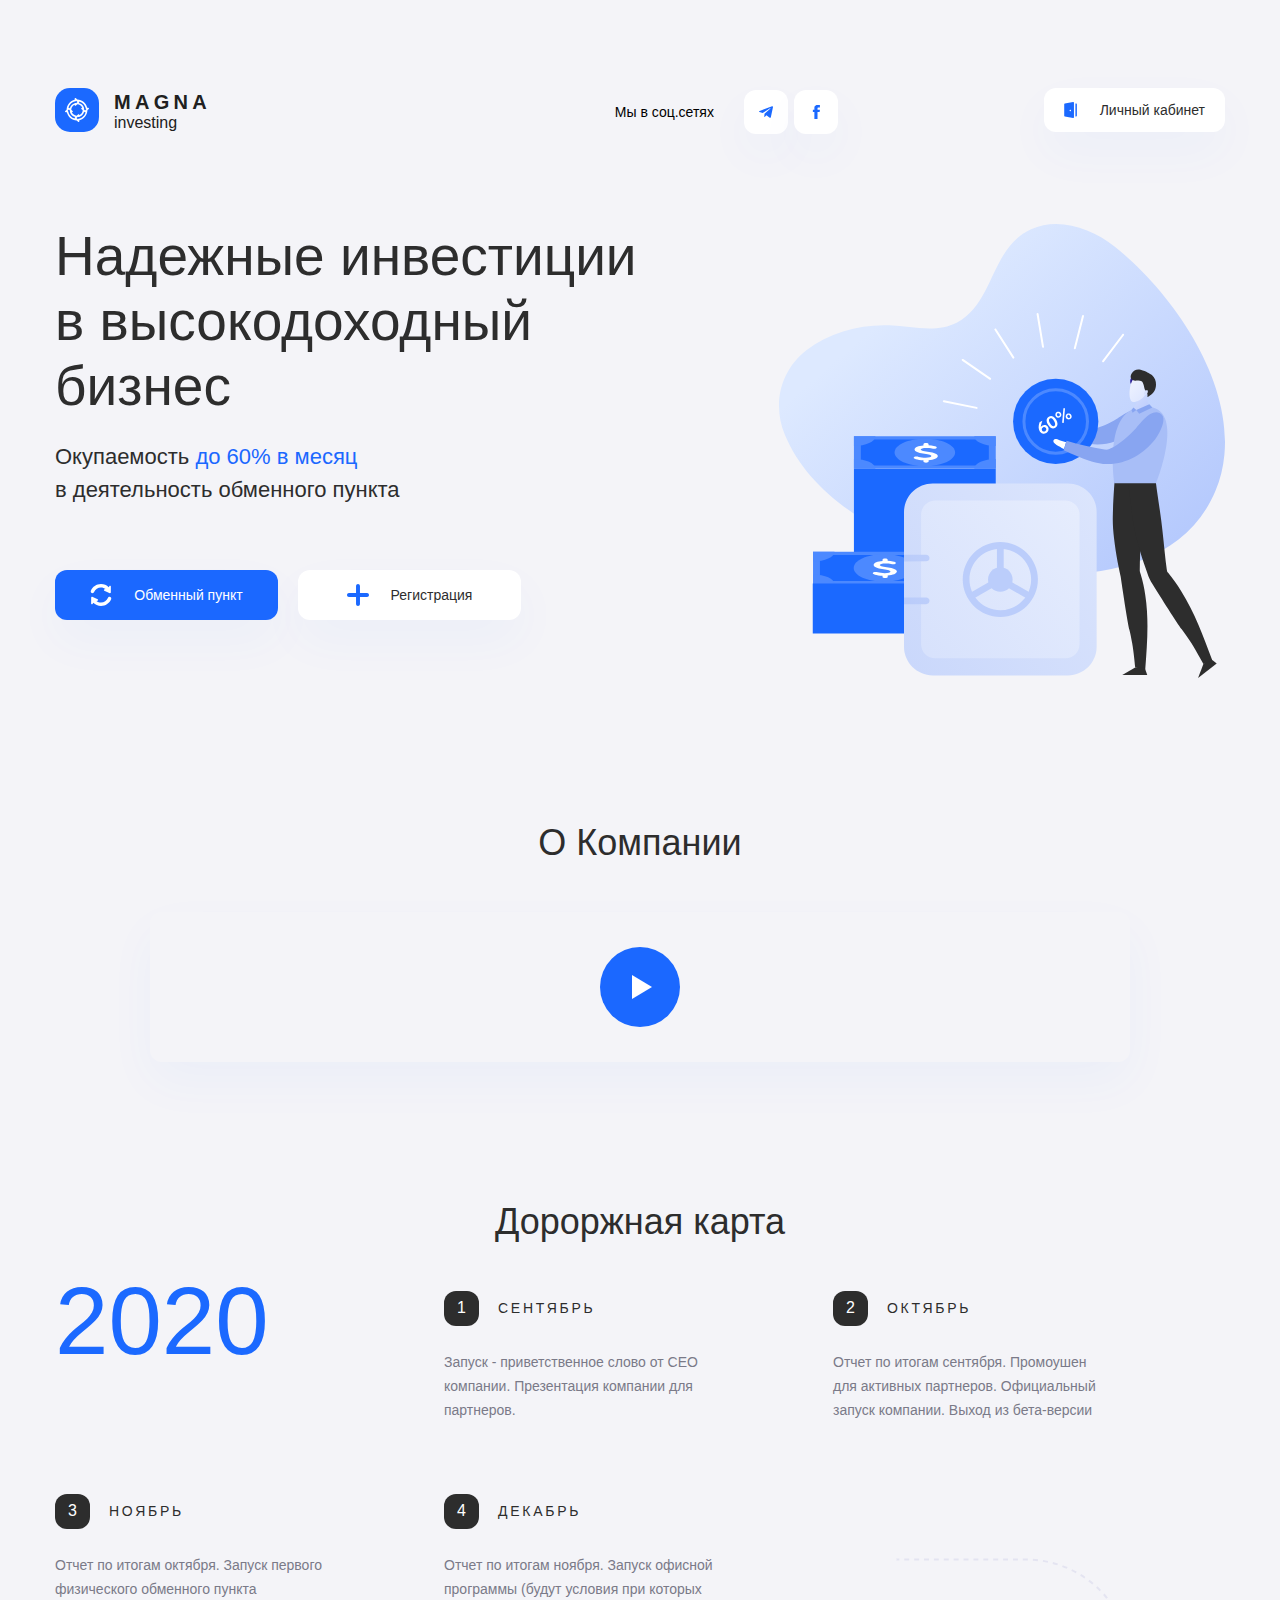
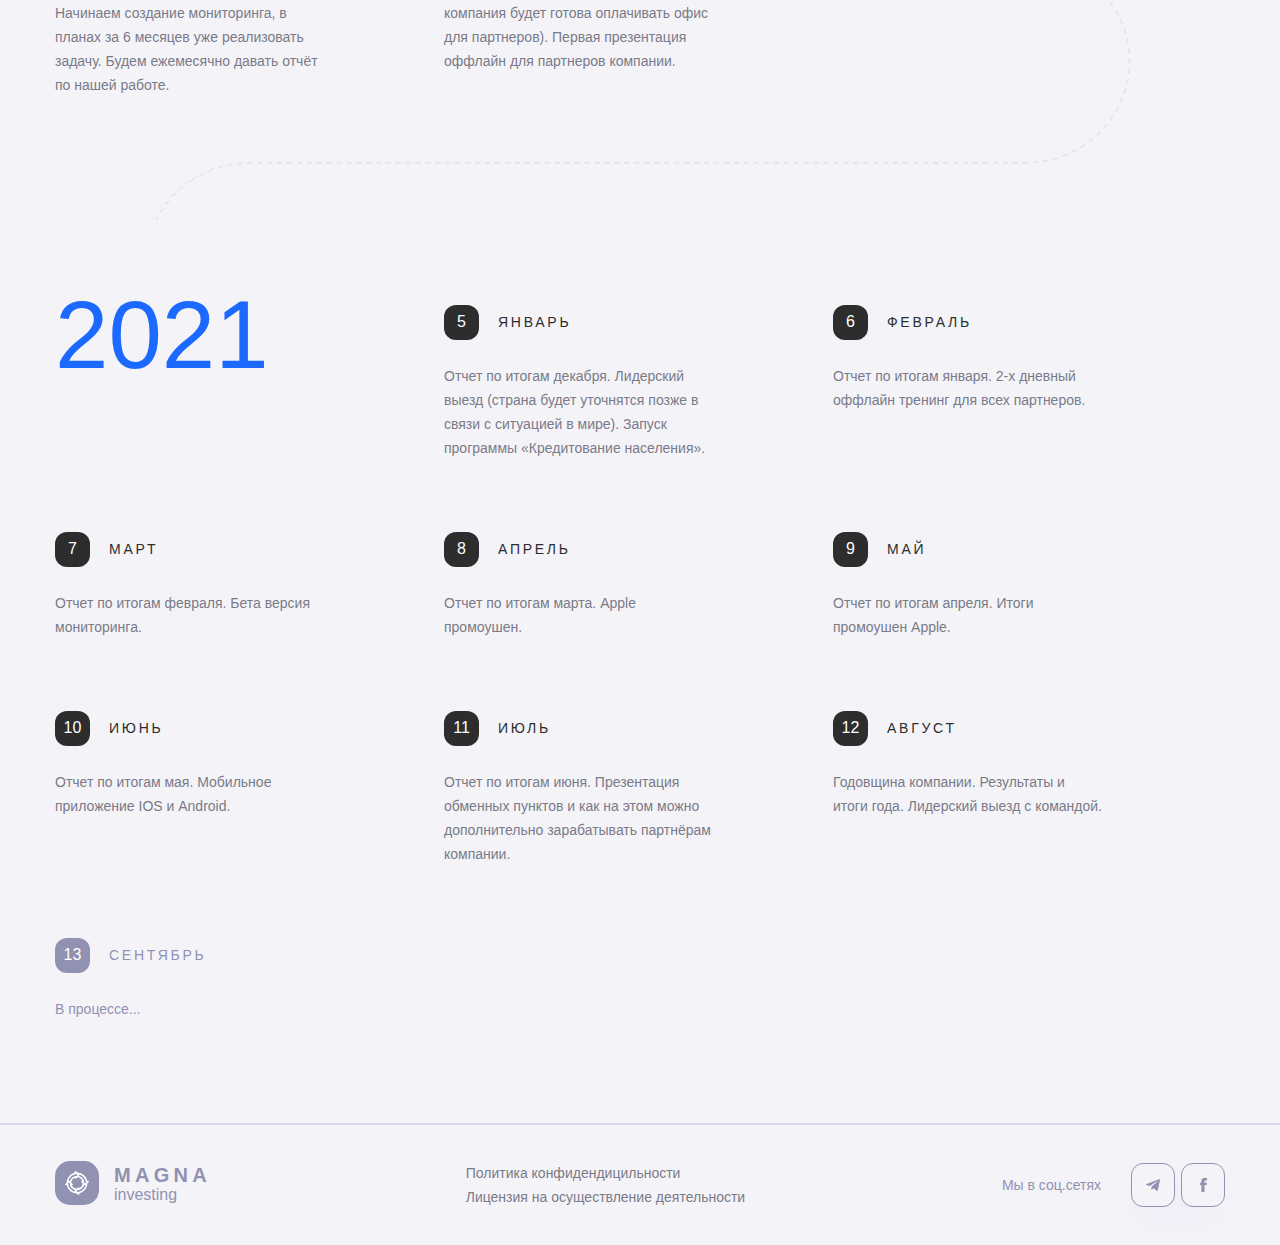
<file: index.html>
<!DOCTYPE html>
<html lang="ru">

<head>
  <meta charset="UTF-8">
  <meta name="viewport" content="width=device-width, initial-scale=1.0">
 
 
  <meta http-equiv="X-UA-Compatible" content="ie=edge">
  <meta name="theme-color" content="#111111">
  <title>New site</title>
  <link rel="stylesheet" href="css/vendor.css">
  <link rel="stylesheet" href="css/main.css">
</head>

<body>
  <div class="site-container">
    <header class="header">
  <div class="container">

    <div class="header__wrapper animate__rubberBand animate__animated">



      <!-- Header_logo open-->
      <div class="header__logo">
        <div class="header__logo-icon">
          <img src="img/header__logo.svg" alt="">
        </div>
        <div class="header__logo-name">
          <span>magna</span> investing
        </div>
      </div>
      <!-- Header_logo close-->

      <!-- header__social open-->
      <div class="header__social">
        <div class="header__social-name">
          Мы в соц.сетях
        </div>
        <div class="header__social-icon-block">
          <a href="#">
            <div class="header__social-icon">
              <img src="img/telegram.svg" alt="Телеграм">
            </div>
          </a>

          <a href="#">
            <div class="header__social-icon">
              <img src="img/facebook.svg" alt="Фейсбук">
            </div>
          </a>
        </div>
      </div>

      <!-- header__social close-->

      <!-- header__sign-in open-->
      <div class="header__sign-in">
        <a href="cabinet.html">
          <button class="btn btn--sign-in">
            <img src="img/header__sign-in.svg" alt="">
            Личный кабинет
          </button>

          <button class="btn btn--sign-in btn--sign-in-mobile">
            <img src="img/header__sign-in.svg" alt="">
            ЛК
          </button>
        </a>
      </div>

      <!-- header__sign-in close-->
    </div>

  </div>
</header>

    
<!-- main-screen open-->
    <section class="main-screen animate__animated animate__bounce">
      <div class="container">
        <div class="main-screen__wrapper">
          <!-- "main-screen__text open-->
          <div class="main-screen__text">
            <div class="main-screen__title">Надежные инвестиции
              в высокодоходный
              бизнес</div>
            <div class="main-screen__description">
              Окупаемость <span>до 60% в месяц</span>
              <br>
              в деятельность обменного пункта
            </div>
  
            <div class="main-screen__buttons">
              <a href="https://magna.pro" target="__blank">
                <button class="btn btn--blue btn--width  ">
                  <img src="img/main__screen-change.svg" alt="">
                  Обменный пункт
                </button>
              </a>
              <a href="registation.html">
                <button class="btn btn--width ">
                  <img src="img/main__screen-add.svg" alt="">
                  Регистрация
                </button>
              </a>
            </div>
          </div>
          <!-- "main-screen__text close-->

          <!-- "main-screen__background open-->
          <div class="main-screen__bg">
            <img src="img/main__screen-bg.svg" alt="">
          </div>

          <div class="main-screen__buttons main-screen__buttons--mobile">
            <a href="https://magna.pro" target="__blank">
              <button class="btn btn--blue btn--width btn--blue-mobile">
                <img src="img/main__screen-change.svg" alt="">
                Обменный пункт
              </button>
            </a>
            <a href="registation.html">
              <button class="btn btn--width btn--blue-mobile">
                <img src="img/main__screen-add.svg" alt="">
                Регистрация
              </button>
            </a>
          </div>

          <!-- "main-screen__background close-->

        </div>
      </div>
    </section>

<!-- main-screen close-->

<!-- about-company close-->
    <section class="about-company wow animate__animated swing">
      <div class="container">
       <div class="about-company__wrapper">
        <div class="section__title">
          О Компании
        </div>


        <div class="center">
          <div id="video">
            <div class="video-control" id="video-play"></div>
            <div class="video-control" id="video-over"></div>
            <video id="myVideo" preload="auto" poster="http://media.w3.org/2010/05/sintel/poster.png">
              <source id='mp4' src="http://media.w3.org/2010/05/sintel/trailer.mp4" type='video/mp4' />
              <source id='webm' src="http://media.w3.org/2010/05/sintel/trailer.webm" type='video/webm' />
              <source id='ogv' src="http://media.w3.org/2010/05/sintel/trailer.ogv" type='video/ogg' />
            </video>
          </div>
  
        </div>
       </div>
      </div>
    </section>
    <!-- about-company close-->


    <section class="road-map wow animate__animated animate__zoomIn">
      <div class="container">
        <div class="road-map__wrapper">
          <div class="section__title">
            Дороржная карта
          </div>
          <div class="road-map__block road-map__block--mb">
            <div class="road-map__block-date">
              2020
            </div>

            <div class="road-map__item road-map__item--ml">
              <div class="road-map__item-title">
                <div class="road-map__item-number">
                  1
                </div>
                <div class="road-map__item-month">
                  Сентябрь
                </div>
              </div>

              <div class="road-map__item-descripion">
                Запуск - приветственное слово
              от СЕО компании. Презентация компании
              для партнеров.
              </div>
            </div>

            <div class="road-map__item road-map__item--ml">
              <div class="road-map__item-title">
                <div class="road-map__item-number">
                  2
                </div>
                <div class="road-map__item-month">
                  Октябрь
                </div>
              </div>

              <div class="road-map__item-descripion">
                Отчет по итогам сентября.
Промоушен для активных партнеров.
Официальный запуск компании. 
Выход из бета-версии
              </div>
            </div>


            <div class="road-map__item">
              <div class="road-map__item-title">
                <div class="road-map__item-number">
                  3
                </div>
                <div class="road-map__item-month">
                  Ноябрь
                </div>
              </div>

              <div class="road-map__item-descripion">
                Отчет по итогам октября.
                Запуск первого физического обменного пункта
                Начинаем создание мониторинга, в планах
                за 6 месяцев уже реализовать задачу. Будем ежемесячно давать отчёт по нашей работе.
              </div>
            </div>
            

            
            <div class="road-map__item road-map__item--ml">
              <div class="road-map__item-title">
                <div class="road-map__item-number">
                  4
                </div>
                <div class="road-map__item-month">
                  Декабрь
                </div>
              </div>

              <div class="road-map__item-descripion">
                Отчет по итогам ноября.
                Запуск офисной программы (будут условия
                при которых компания будет готова оплачивать офис для партнеров).
                Первая презентация оффлайн
                для партнеров компании.
              </div>
            </div>
            

            <div class="road-map__bg">
              <img src="img/road-map-bg.svg" alt="">
            </div>
          </div>


          

          <div class="road-map__block">
            <div class="road-map__block-date">
              2021
            </div>

            <div class="road-map__item road-map__item--ml">
              <div class="road-map__item-title">
                <div class="road-map__item-number">
                  5
                </div>
                <div class="road-map__item-month">
                  январь
                </div>
              </div>

              <div class="road-map__item-descripion">
                Отчет по итогам декабря.
Лидерский выезд (страна будет уточнятся 
позже в связи с ситуацией в мире).
Запуск программы «Кредитование населения».
              </div>
            </div>

            <div class="road-map__item road-map__item--ml">
              <div class="road-map__item-title">
                <div class="road-map__item-number">
                  6
                </div>
                <div class="road-map__item-month">
                  февраль
                </div>
              </div>

              <div class="road-map__item-descripion">
                Отчет по итогам января.
                2-х дневный оффлайн тренинг для всех партнеров.
              </div>
            </div>


            <div class="road-map__item">
              <div class="road-map__item-title">
                <div class="road-map__item-number">
                  7
                </div>
                <div class="road-map__item-month">
                  март
                </div>
              </div>

              <div class="road-map__item-descripion">
                Отчет по итогам февраля.
Бета версия мониторинга.
              </div>
            </div>
            

            
            <div class="road-map__item road-map__item--ml">
              <div class="road-map__item-title">
                <div class="road-map__item-number">
                  8
                </div>
                <div class="road-map__item-month">
                  апрель
                </div>
              </div>

              <div class="road-map__item-descripion">
                Отчет по итогам марта.
              Apple промоушен.
              </div>
            </div>


            <div class="road-map__item road-map__item--ml">
              <div class="road-map__item-title">
                <div class="road-map__item-number">
                  9
                </div>
                <div class="road-map__item-month">
                  май
                </div>
              </div>

              <div class="road-map__item-descripion">
                Отчет по итогам апреля.
                Итоги промоушен Apple.
              </div>
            </div>



            <div class="road-map__item ">
              <div class="road-map__item-title">
                <div class="road-map__item-number">
                  10
                </div>
                <div class="road-map__item-month">
                  июнь
                </div>
              </div>

              <div class="road-map__item-descripion">
                Отчет по итогам мая.
                Мобильное приложение IOS и Android.
              </div>
            </div>


            <div class="road-map__item road-map__item--ml">
              <div class="road-map__item-title">
                <div class="road-map__item-number">
                  11
                </div>
                <div class="road-map__item-month">
                  июль
                </div>
              </div>

              <div class="road-map__item-descripion">
                Отчет по итогам июня.
                Презентация обменных пунктов и как на этом можно дополнительно зарабатывать партнёрам компании.
              </div>
            </div>


            <div class="road-map__item road-map__item--ml">
              <div class="road-map__item-title">
                <div class="road-map__item-number">
                  12
                </div>
                <div class="road-map__item-month">
                  август
                </div>
              </div>

              <div class="road-map__item-descripion">
                Годовщина компании. Результаты и итоги года.
                Лидерский выезд с командой.
              </div>
            </div>


            <div class="road-map__item ">
              <div class="road-map__item-title">
                <div class="road-map__item-number road-map__item-number--in-progress">
                  13
                </div>
                <div class="road-map__item-month  road-map__item-month--in-progress">
                  сентябрь
                </div>
              </div>

              <div class="road-map__item-descripion road-map__item-descripion--in-progress">
                В процессе...
              </div>
            </div>
            
          </div>

          
        </div>
      </div>
    </section>
    <footer class="footer">
  <div class="container">
    <div class="footer__wrapper">

      <div class="header__logo">
        <div class="header__logo-icon">
          <img src="img/footer__logo.svg" alt="">
        </div>
        <div class="header__logo-name header__logo-name--footer">
          <span>magna</span> investing
        </div>
      </div>


      <div class="footer-info">
        <div class="footer-info__item">
         <a href="#" class="footer__link">
          Политика конфидендицильности
         </a>
        </div>
        <div class="footer-info__item">
          <a href="#" class="footer__link">
            Лицензия на осуществление деятельности
          </a>
        </div>
      </div>


      <div class="footer__social">
        <div class="header__social-name header__social-name--footer">
          Мы в соц.сетях
        </div>
        <div class="header__social-icon-block">
          <a href="#">
            <div class="header__social-icon header__social-icon--footer ">
              <img src="img/footer__telegram.svg" alt="Телеграм">
            </div>
          </a>

          <a href="#">
            <div class="header__social-icon header__social-icon--footer">
              <img src="img/footer__facebook.svg" alt="Фейсбук">
            </div>
          </a>
        </div>
      </div>
    </div>
  </div>
</footer>

    
  </div>
  <script
  src="https://code.jquery.com/jquery-3.6.0.min.js"
  integrity="sha256-/xUj+3OJU5yExlq6GSYGSHk7tPXikynS7ogEvDej/m4="
  crossorigin="anonymous"></script>
  <script src="js/vendor.js"></script>
  <script src="js/main.js"></script>
  <script>
    new WOW().init();
    </script>
</body>

</html>
</file>
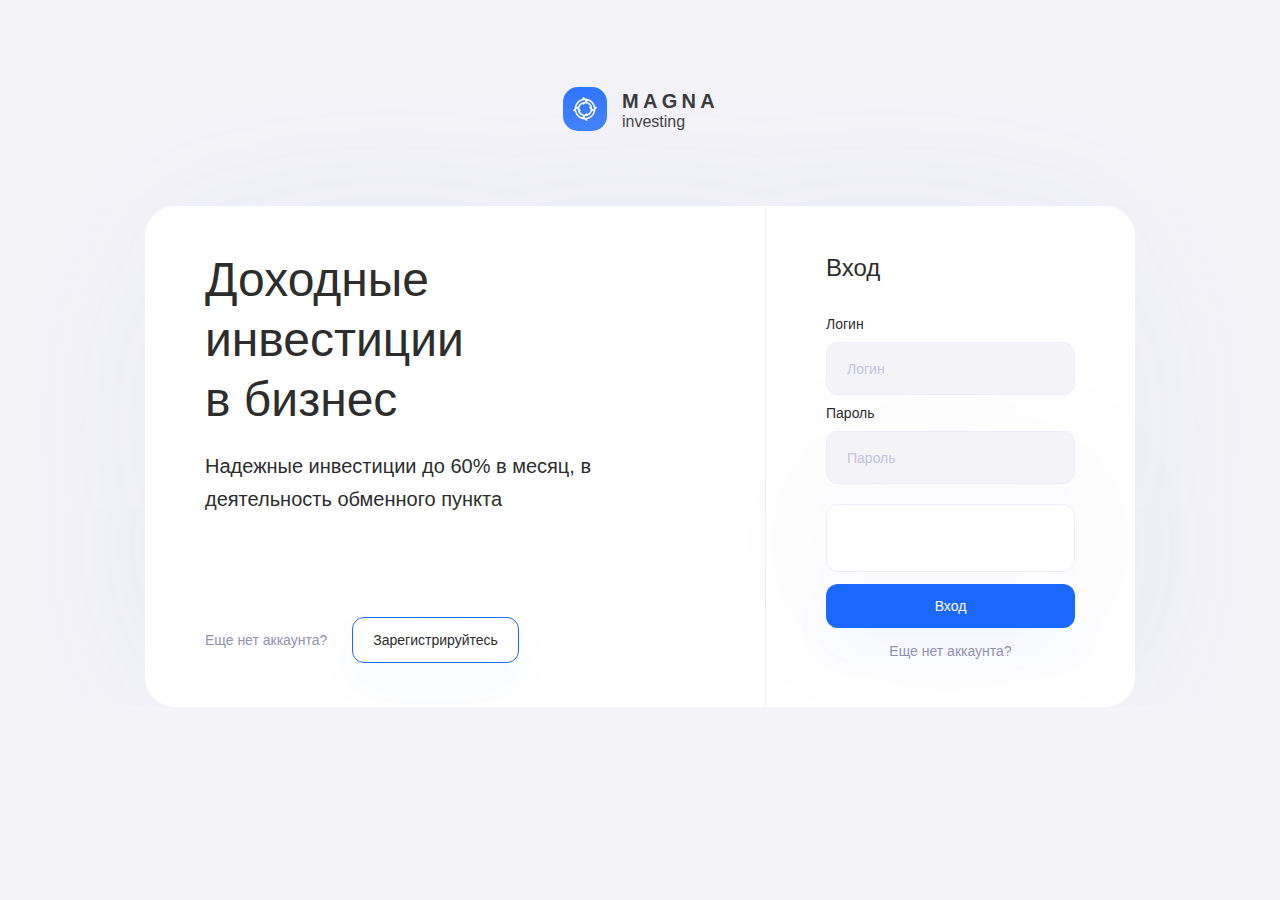
<file: authorization.html>
<!DOCTYPE html>
<html lang="ru">

<head>
  <meta charset="UTF-8">
  <meta name="viewport" content="width=device-width, initial-scale=1.0">
  <link rel="shortcut icon" href="img/favicon.ico" type="image/x-icon">
  <meta http-equiv="X-UA-Compatible" content="ie=edge">
  <meta name="theme-color" content="#111111">
  <title>New site</title>
  <link rel="stylesheet" href="css/vendor.css">
  <link rel="stylesheet" href="css/main.css">
</head>

<body>
  <div class="site-container">


  <section class="sign-up animate__swing animate__animated">
    <div class="container">
      <div class="sign-up__wrapper">
        <a href="index.html">
          <div class="modal__logo">
            <div class="header__logo-icon">
              <img src="img/header__logo.svg" alt="">
            </div>
            <div class="header__logo-name">
              <span>magna</span> investing
            </div>
          </div>
        </a>


        <div class="modal__wrapper">
          <div class="modal__left-side">
            <div class="modal__left-title">
              Доходные 
              инвестиции
              в бизнес
            </div>

            <div class="modal__left-description">
              Надежные инвестиции до 60% в месяц, 
              в деятельность обменного пункта
            </div>



            <div class="modal__left-actions">
              <a href="registation.html">
                <span>Еще нет аккаунта?</span>
              </a>

              <a href="registation.html">
                <button class="btn modal-btn">
                  Зарегистрируйтесь
                </button>
              </a>
            </div>
          </div>
          <div class="modal__right-side">
            <div class="modal__right-title">
              Вход
            </div>
            <form class="modal-form">

              <div class="modal-form__item">
                <div class="modal-form__item-title">
                  Логин
                </div>
                <input type="text" placeholder="Логин" class="modal__input">
              </div>

              <div class="modal-form__item">
                <div class="modal-form__item-title">
                  Пароль
                </div>
                <input type="password" placeholder="Пароль" class="modal__input">
              </div>


             

             


              <div class="modal-form__item captcha">

                
                
              </div>
            <div>
              <button class="btn btn--modal btn--blue">
                Вход
              </button>
             
            </div>
              

              <div class="forgot-password">
                Еще нет аккаунта?
              </div>
            </form>
            <div class="modal__left-actions modal__left-actions-mobile modal__left-actions-mobile--auth">
              <a href="registation.html">
                <span >Забыли пароль?</span>
              </a>

              <a href="registation.html">
                <button class="btn modal-btn modal-btn--mobile">
                  Зарегистрируйтесь
                </button>
              </a>
            </div>
          </div>
        </div>
      </div>
    </div>
  </section>
    

  </div>
  <script
  src="https://code.jquery.com/jquery-3.6.0.min.js"
  integrity="sha256-/xUj+3OJU5yExlq6GSYGSHk7tPXikynS7ogEvDej/m4="
  crossorigin="anonymous"></script>
  <script src="js/vendor.js"></script>
  <script src="js/main.js"></script>
</body>

</html>
</file>
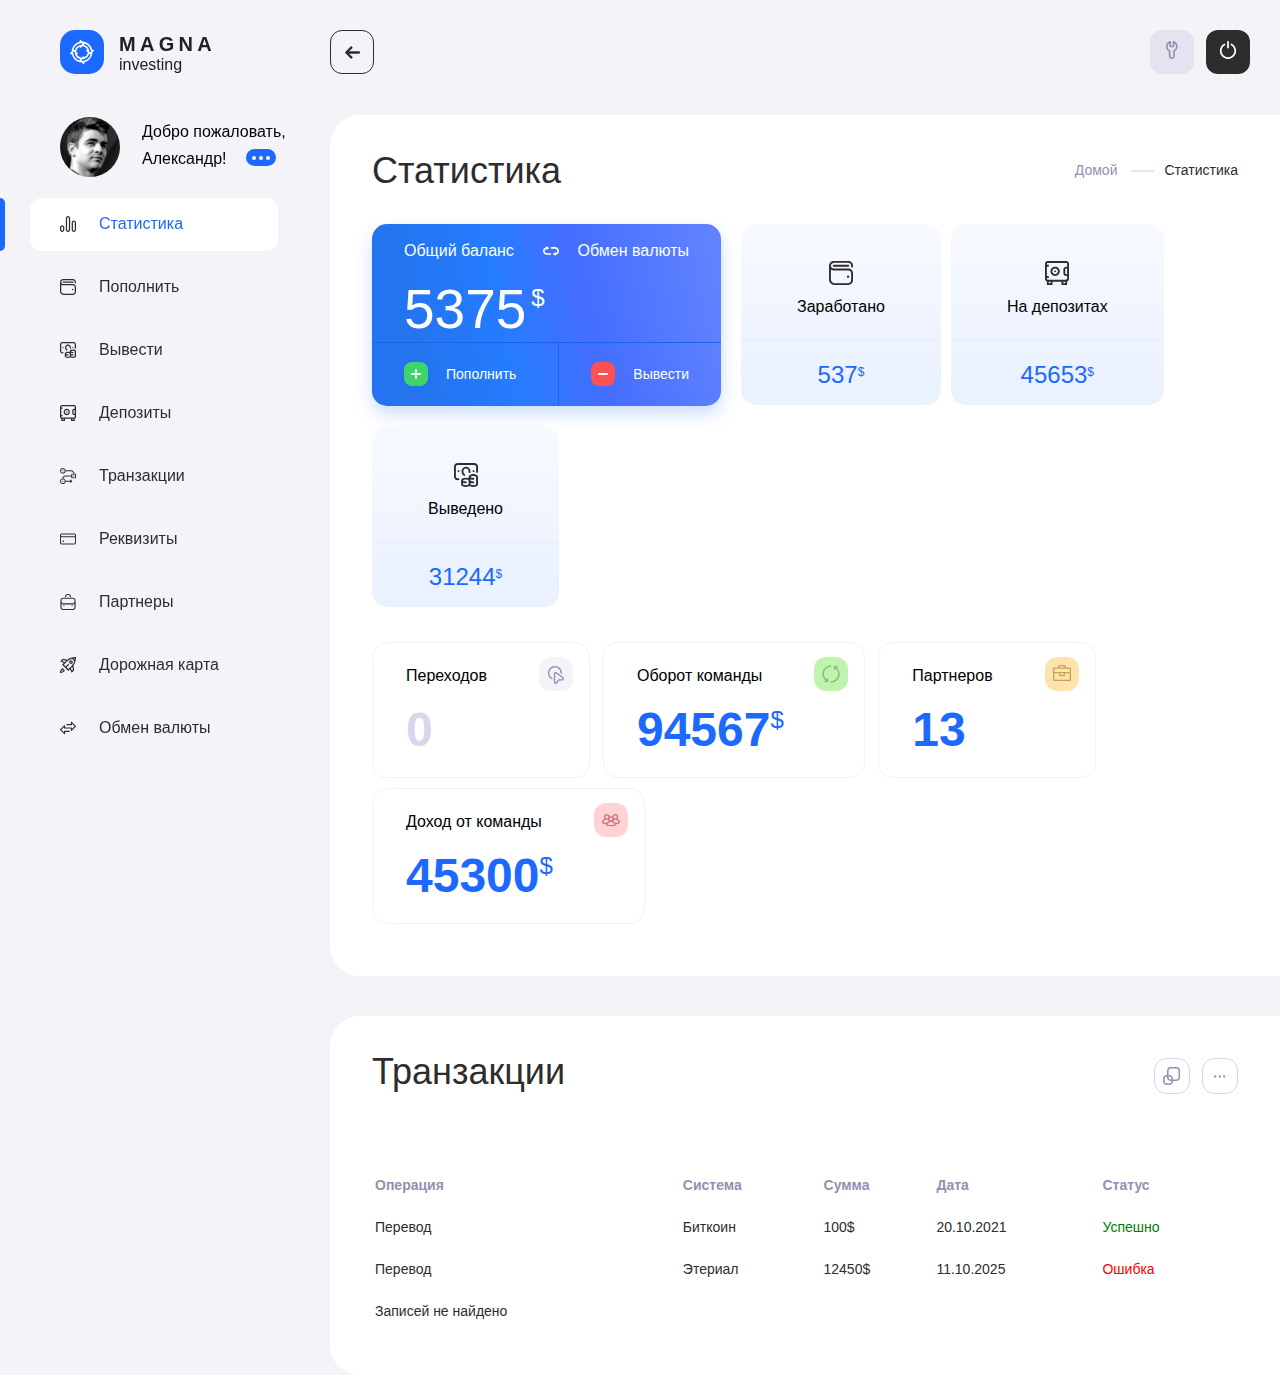
<file: cabinet.html>
<!DOCTYPE html>
<html lang="ru">

<head>
  <meta charset="UTF-8">
  <meta name="viewport" content="width=device-width, initial-scale=1.0">
 
  <meta http-equiv="X-UA-Compatible" content="ie=edge">
  <meta name="theme-color" content="#111111">
  <title>New site</title>
  <link rel="stylesheet" href="css/vendor.css">
  <link rel="stylesheet" href="css/main.css">
</head>

<body class="body">
  <div class="site-container">

    
   
  <header class="header__sidebar ">
  

    <div class="sidebar__wrapper">



      <div class="sidebar__logo">
        <div class="header__logo-icon">
          <img src="img/header__logo.svg" alt="">
        </div>
        <div class="header__logo-name">
          <span>magna</span> investing
        </div>
      </div>


      <div class="user">
        <div class="user__avatar">
          <img src="img/avatar.svg" alt="">
        </div>
        <div class="user-name__wrapper">
          <div class="user__welcome">
            Добро пожаловать,
          </div>
          <div class="user__name">
            Александр! 
            <button class="user__more">
            <div class="user__ellipsis">
              <div class="user__ellipsis-item"></div>
              <div class="user__ellipsis-item"></div>
              <div class="user__ellipsis-item"></div>
            </div>
          </button>
          </div>
        </div>

      </div>

      <nav class="nav-sidebar">
        <ul class="main__menu">
          <a href="cabinet.html">
            <li class="main__menu-item active">
              <img src="img/stats.svg" class="menu-item__icon">
              Статистика
            </li>

            
          </a>
          <a href="invest.html">
            <li class="main__menu-item">
              <img src="img/wallet.svg" class="menu-item__icon">
              Пополнить
            </li>
          </a>
          <a href="cashout.html">
            <li class="main__menu-item">
              <img src="img/cash__out.svg" class="menu-item__icon">
              Вывести
            </li>
          </a>
          <a href="deposits.html">
            <li class="main__menu-item">
              <img src="img/deposit.svg" class="menu-item__icon">
              Депозиты
            </li>
          </a>
          <a href="transactions.html">
            <li class="main__menu-item">
              <img src="img/transition.svg" class="menu-item__icon">
              Транзакции
            </li>
          </a>
          <a href="requisites.html">
            <li class="main__menu-item">
              <img src="img/credit__card.svg" class="menu-item__icon">
              Реквизиты
            </li>
          </a>
         <a href="partners.html">
          <li class="main__menu-item">
            <img src="img/partners.svg" class="menu-item__icon">
            Партнеры
          </li>
         </a>
          <a href="roadmap.html">
            <li class="main__menu-item">
              <img src="img/road__map.svg" class="menu-item__icon">
              Дорожная карта
            </li>
          </a>
          <a href="#">
            <li class="main__menu-item">
              <img src="img/exchange.svg" class="menu-item__icon">
              Обмен валюты
            </li>
          </a>

          
        </ul>
      </nav>
     

  </div>



</header>

<div class="header-cabinet__wrapper ">
  <div class="arrow__hidden-sidebar">
    <button class="cabinet__header-btn">
      <img src="img/arrow__left.svg" alt="" class=" arrow__left">
    </button>

    <div class="header__logo header__logo-mobile">
        <div class="header__logo-icon">
          <img src="img/header__logo.svg" alt="">
        </div>
        <div class="header__logo-name">
          <span>magna</span> investing
        </div>
      </div>
  </div>

  <div class="header-cabinet__settings">
    <div>
      <button class="header-cabinet-btn">
        <img src="img/settings.svg" alt="">
      </button>
    </div>

    <div>
      <button class="header-cabinet-btn header-cabinet-btn--out">
        <img src="img/out.svg" alt="">
      </button>
    </div>
  </div>

  <div class="burger__menu">
    <div class="user__avatar user__avatar-header">
      <img src="img/avatar.svg" alt="">
    </div>
    <div class="burger">
      <div class="burger__line"></div>
      <div class="burger__line"></div>
      <div class="burger__line"></div>
    </div>


    <div class="mobile__sidebar ">

      <div class="mobile__siderbar-settings">
        <div class="mobile__siderbar-settings-item">
          <button class="mobile__sidebar-btn">
            <img src="img/mobile__settings.svg" alt="">
          </button>
        </div>
        <div class="mobile__siderbar-settings-item">
          <button class="mobile__sidebar-btn mobile__sidebar-btn--close">
            <img src="img/close.svg" alt="">
          </button>
        </div>
      </div>

      <div class="user">
        <div class="user__avatar">
          <img src="img/avatar.svg" alt="">
        </div>
        <div class="user-name__wrapper">
          <div class="user__welcome">
            Добро пожаловать,
          </div>
          <div class="user__name">
            Александр! 
            <button class="user__more">
            <div class="user__ellipsis">
              <div class="user__ellipsis-item"></div>
              <div class="user__ellipsis-item"></div>
              <div class="user__ellipsis-item"></div>
            </div>
          </button>
          </div>
        </div>

      </div>
      <ul class="main__menu">
        <a href="cabinet.html">
          <li class="main__menu-item active">
            <img src="img/stats.svg" class="menu-item__icon">
            Статистика
          </li>
        </a>
        <a href="invest.html">
          <li class="main__menu-item">
            <img src="img/wallet.svg" class="menu-item__icon">
            Пополнить
          </li>
        </a>
        <a href="cashout.html">
          <li class="main__menu-item">
            <img src="img/cash__out.svg" class="menu-item__icon">
            Вывести
          </li>
        </a>
        <a href="deposits.html">
          <li class="main__menu-item">
            <img src="img/deposit.svg" class="menu-item__icon">
            Депозиты
          </li>
        </a>
        <a href="transactions.html">
          <li class="main__menu-item">
            <img src="img/transition.svg" class="menu-item__icon">
            Транзакции
          </li>
        </a>
        <a href="requisites.html">
          <li class="main__menu-item">
            <img src="img/credit__card.svg" class="menu-item__icon">
            Реквизиты
          </li>
        </a>
       <a href="partners.html">
        <li class="main__menu-item">
          <img src="img/partners.svg" class="menu-item__icon">
          Партнеры
        </li>
       </a>
        <a href="roadmap.html">
          <li class="main__menu-item">
            <img src="img/road__map.svg" class="menu-item__icon">
            Дорожная карта
          </li>
        </a>
        <a href="#">
          <li class="main__menu-item">
            <img src="img/exchange.svg" class="menu-item__icon">
            Обмен валюты
          </li>
        </a>

        <a href="#">
          <li class="main__menu-item">
            
            Выход
          </li>
        </a>
      </ul>
    </div>
  </div>
</div>



   <section class="main__content animate__fadeInRight animate__animated">
     <div class="main__content-wrapper">
       <div class="main__content-header">
         <div class="main__content-title">
           Статистика
         </div>
         <div class="main__content-breadcrumb">
          <div class="main__content-home">
            <a href="index.html">
              Домой
            </a>
          </div>
          <div class="main__content-current">
            Статистика
          </div>
         </div>
       </div>


       <div class="clearfix first__row">
         <div class="clearfix__main-card">
           <div class="clearfix__card-header">
             <div class="clearfix__card-header-tutle">
               Общий баланс
             </div>
             <div class="exchange-money">
               <a href="#">
                <img src="img/exchange-money.svg" alt="">
                Обмен валюты
               </a>
             </div>
           </div>
           <div class="clearfix__card-main">
             <div class="clearfix__card-main-temp">5375 
               <span>$</span>
             </div>
           </div>

           <div class="clearfix__card-footer">
             <div class="clearfix__button-block">
               <div class="clearfix__left-btn">
                <button class="clearfix-btn">
                  <img src="img/clearfix-plus.svg" alt="">
                  Пополнить
                </button>
               </div>
               <div class="clearfix__right-btn">
                <button class="clearfix-btn">
                  <img src="img/clearfix__minus.svg" alt="">
                  Вывести
                </button>
               </div>
             </div>
           </div>
         </div>


         <div class="clearfix__card">
           <div class="clearfix__card-title">
             <img src="img/card__wallet.svg" alt="">

             Заработано
           </div>

           <div class="clearfix__card-temp">
             537 <span>$</span>
           </div>
         </div>

         <div class="clearfix__card">
          <div class="clearfix__card-title">
            <img src="img/ondep.svg" alt="">

            На депозитах
          </div>

          <div class="clearfix__card-temp">
            45653 <span>$</span>
          </div>
        </div>


        <div class="clearfix__card">
          <div class="clearfix__card-title">
            <img src="img/cash.svg" alt="">

            Выведено
          </div>

          <div class="clearfix__card-temp">
            31244 <span>$</span>
          </div>
        </div>
       </div>



       <div class="clearfix second__row">
         <div class="clearfix__user-info">
           <div class="clearfix__info-card">
             <div class="clearfix__info-header">
               <div class="clearfix__info-title">
                 Переходов
               </div>
               <div class="clearfix__info-icon">
                 <img src="img/transitions.svg" alt="">
               </div>
             </div>
             <div class="clearfix__info-main">
               <div class="clearfix__info-main-temp clearfix__info-main-temp--transitions">
                 0
               </div>
             </div>
           </div>
           <div class="clearfix__info-card">
            <div class="clearfix__info-header">
              <div class="clearfix__info-title">
                Оборот команды
              </div>
              <div class="clearfix__info-icon">
                <img src="img/refresh.svg" alt="">
              </div>
            </div>
            <div class="clearfix__info-main">
              <div class="clearfix__info-main-temp">
                94567 <span>$</span>
              </div>
            </div>
          </div>
          <div class="clearfix__info-card">
            <div class="clearfix__info-header">
              <div class="clearfix__info-title">
                Партнеров
              </div>
              <div class="clearfix__info-icon">
                <img src="img/suitcase.svg" alt="">
              </div>
            </div>
            <div class="clearfix__info-main">
              <div class="clearfix__info-main-temp">
                13 
              </div>
            </div>
          </div>
          <div class="clearfix__info-card">
            <div class="clearfix__info-header">
              <div class="clearfix__info-title">
                Доход от команды
              </div>
              <div class="clearfix__info-icon">
                <img src="img/team.svg" alt="">
              </div>
            </div>
            <div class="clearfix__info-main">
              <div class="clearfix__info-main-temp">
                45300 <span>$</span>
              </div>
            </div>
          </div>
         </div>
       </div>
     </div>



   </section>


   <section class="main__content main__content--table animate__fadeInRight animate__animated">
    <div class="main__content-wrapper">
      <div class="main__content-header main__content-header--table main__content-header--cabinet">
        <div class="main__content-title ">
          Транзакции
        </div>
        <div class="main__content-breadcrumb">
         <div class="main__content-home main__content-home--trans">
           <a href="index.html">
             <img src="img/copy.svg" alt="">
           </a>
         </div>
         <div class="main__content-current">
           <a href="#">
            <img src="img/more.svg" alt="">
           </a>
         </div>
        </div>
      </div>

      <div class="main__content-body">
        <table class="main__table main__table-descktop">
          <tr class="main__table-title">
          <th class="aaaaa">Операция</th>
          <th>Система</th>
          <th>Сумма</th>
          <th>Дата</th>
          <th>Статус</th>
          

          </div>
          </tr>
         
          <tr>
          <td>Перевод</td>
          <td>Биткоин</td>
          <td>100$</td>
          <td>20.10.2021</td>
          <td class="sucsess">Успешно</td>
          
          </tr>

          <tr>
            <td>Перевод</td>
            <td>Этериал</td>
            <td>12450$</td>
            <td>11.10.2025</td>
            <td class="sucsess sucsess--not">Ошибка</td>
            </tr>

            <tr>
              <td>Записей не найдено</td>
              
              </tr>
          </table>
          

          <table class="main__table main__table-mobile">
            <tr class="main__table-title">
              <tr>
                <th>Операция</th>
                <td>Перевод</td>
                <td>Перевод</td>
                <td>Перевод</td>
                <td>Перевод</td>
              </tr>

              <tr>
                <th>Система</th>
                <td>Bitcoin</td>
                <td>Etherial</td>
                <td>Dog Coin</td>
                <td>Dog Coin</td>
              </tr>

              <tr>
                <th>Сумма</th>
                <td>300$</td>
                <td>4000$</td>
                <td>30000$</td>
                <td>30000$</td>
              </tr>

              <tr>
                <th>Дата</th>
                <td>25.01.2021</td>
                <td>25.01.2021</td>
                <td>25.01.2021</td>
                <td>25.01.2021</td>
                
              </tr>

              <tr>
                <th>Статус</th>
                <td class="sucsess">Успешно</td>
                <td class="sucsess">Успешно</td>
                <td class="sucsess--not">Ошибка</td>
                <td class="sucsess sucsess--not">Ошибка</td>
              </tr>
              
                </tr>
            </table>
      </div>
    </div>
    </section>
   
  </div>
  <script
  src="https://code.jquery.com/jquery-3.6.0.min.js"
  integrity="sha256-/xUj+3OJU5yExlq6GSYGSHk7tPXikynS7ogEvDej/m4="
  crossorigin="anonymous"></script>
  <script src="js/vendor.js"></script>
  <script src="js/main.js"></script>
</body>

</html>
</file>
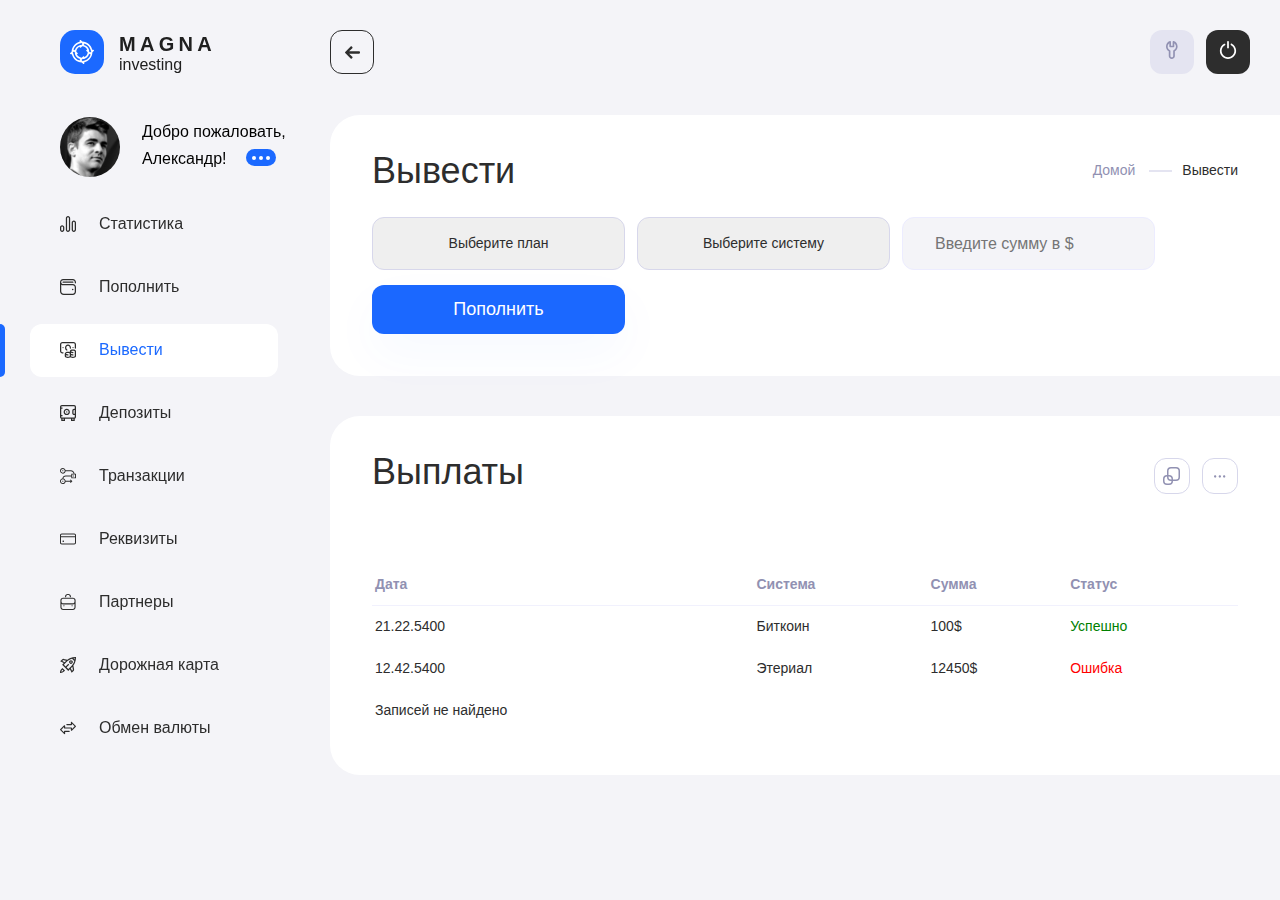
<file: cashout.html>
<!DOCTYPE html>
<html lang="ru">

<head>
  <meta charset="UTF-8">
  <meta name="viewport" content="width=device-width, initial-scale=1.0">
  
  <meta http-equiv="X-UA-Compatible" content="ie=edge">
  <meta name="theme-color" content="#111111">
  <title>New site</title>
  <link rel="stylesheet" href="css/vendor.css">
  <link rel="stylesheet" href="css/main.css">
</head>

<body>
  <div class="site-container">

    
    
  <header class="header__sidebar ">
  

    <div class="sidebar__wrapper">



      <div class="sidebar__logo">
        <div class="header__logo-icon">
          <img src="img/header__logo.svg" alt="">
        </div>
        <div class="header__logo-name">
          <span>magna</span> investing
        </div>
      </div>


      <div class="user">
        <div class="user__avatar">
          <img src="img/avatar.svg" alt="">
        </div>
        <div class="user-name__wrapper">
          <div class="user__welcome">
            Добро пожаловать,
          </div>
          <div class="user__name">
            Александр! 
            <button class="user__more">
            <div class="user__ellipsis">
              <div class="user__ellipsis-item"></div>
              <div class="user__ellipsis-item"></div>
              <div class="user__ellipsis-item"></div>
            </div>
          </button>
          </div>
        </div>

      </div>

      <nav class="nav-sidebar">
        <ul class="main__menu">
          <a href="cabinet.html">
            <li class="main__menu-item ">
              <img src="img/stats.svg" class="menu-item__icon">
              Статистика
            </li>
          </a>
          <a href="invest.html">
            <li class="main__menu-item ">
              <img src="img/wallet.svg" class="menu-item__icon">
              Пополнить
            </li>
          </a>
          <a href="cashout.html">
            <li class="main__menu-item active">
              <img src="img/cash__out.svg" class="menu-item__icon">
              Вывести
            </li>
          </a>
          <a href="deposits.html">
            <li class="main__menu-item">
              <img src="img/deposit.svg" class="menu-item__icon">
              Депозиты
            </li>
          </a>
          <a href="transactions.html">
            <li class="main__menu-item">
              <img src="img/transition.svg" class="menu-item__icon">
              Транзакции
            </li>
          </a>
          <a href="requisites.html">
            <li class="main__menu-item">
              <img src="img/credit__card.svg" class="menu-item__icon">
              Реквизиты
            </li>
          </a>
         <a href="partners.html">
          <li class="main__menu-item">
            <img src="img/partners.svg" class="menu-item__icon">
            Партнеры
          </li>
         </a>
          <a href="roadmap.html">
            <li class="main__menu-item">
              <img src="img/road__map.svg" class="menu-item__icon">
              Дорожная карта
            </li>
          </a>
          <a href="#">
            <li class="main__menu-item">
              <img src="img/exchange.svg" class="menu-item__icon">
              Обмен валюты
            </li>
          </a>
        </ul>
      </nav>
     

  </div>



</header>

<div class="header-cabinet__wrapper ">
  <div class="arrow__hidden-sidebar">
    <button class="cabinet__header-btn">
      <img src="img/arrow__left.svg" alt="" class=" arrow__left">
    </button>

    <div class="header__logo header__logo-mobile">
        <div class="header__logo-icon">
          <img src="img/header__logo.svg" alt="">
        </div>
        <div class="header__logo-name">
          <span>magna</span> investing
        </div>
      </div>
  </div>

  <div class="header-cabinet__settings">
    <div>
      <button class="header-cabinet-btn">
        <img src="img/settings.svg" alt="">
      </button>
    </div>

    <div>
      <button class="header-cabinet-btn header-cabinet-btn--out">
        <img src="img/out.svg" alt="">
      </button>
    </div>
  </div>

  <div class="burger__menu">
    <div class="user__avatar user__avatar-header">
      <img src="img/avatar.svg" alt="">
    </div>
    <div class="burger">
      <div class="burger__line"></div>
      <div class="burger__line"></div>
      <div class="burger__line"></div>
    </div>


    <div class="mobile__sidebar ">

      <div class="mobile__siderbar-settings">
        <div class="mobile__siderbar-settings-item">
          <button class="mobile__sidebar-btn">
            <img src="img/mobile__settings.svg" alt="">
          </button>
        </div>
        <div class="mobile__siderbar-settings-item">
          <button class="mobile__sidebar-btn mobile__sidebar-btn--close">
            <img src="img/close.svg" alt="">
          </button>
        </div>
      </div>

      <div class="user">
        <div class="user__avatar">
          <img src="img/avatar.svg" alt="">
        </div>
        <div class="user-name__wrapper">
          <div class="user__welcome">
            Добро пожаловать,
          </div>
          <div class="user__name">
            Александр! 
            <button class="user__more">
            <div class="user__ellipsis">
              <div class="user__ellipsis-item"></div>
              <div class="user__ellipsis-item"></div>
              <div class="user__ellipsis-item"></div>
            </div>
          </button>
          </div>
        </div>

      </div>
      <ul class="main__menu">
        <a href="cabinet.html">
          <li class="main__menu-item ">
            <img src="img/stats.svg" class="menu-item__icon">
            Статистика
          </li>
        </a>
        <a href="invest.html">
          <li class="main__menu-item">
            <img src="img/wallet.svg" class="menu-item__icon">
            Пополнить
          </li>
        </a>
        <a href="cashout.html">
          <li class="main__menu-item active">
            <img src="img/cash__out.svg" class="menu-item__icon">
            Вывести
          </li>
        </a>
        <a href="deposits.html">
          <li class="main__menu-item">
            <img src="img/deposit.svg" class="menu-item__icon">
            Депозиты
          </li>
        </a>
        <a href="transactions.html">
          <li class="main__menu-item">
            <img src="img/transition.svg" class="menu-item__icon">
            Транзакции
          </li>
        </a>
        <a href="requisites.html">
          <li class="main__menu-item">
            <img src="img/credit__card.svg" class="menu-item__icon">
            Реквизиты
          </li>
        </a>
       <a href="partners.html">
        <li class="main__menu-item">
          <img src="img/partners.svg" class="menu-item__icon">
          Партнеры
        </li>
       </a>
        <a href="roadmap.html">
          <li class="main__menu-item">
            <img src="img/road__map.svg" class="menu-item__icon">
            Дорожная карта
          </li>
        </a>
        <a href="#">
          <li class="main__menu-item">
            <img src="img/exchange.svg" class="menu-item__icon">
            Обмен валюты
          </li>
        </a>
        <a href="#">
          <li class="main__menu-item">
            
            Выход
          </li>
        </a>
      </ul>
    </div>
  </div>
</div>



   <section class="main__content animate__fadeInRight animate__animated">
     <div class="main__content-wrapper">
       <div class="main__content-header">
         <div class="main__content-title">
          Вывести
         </div>
         <div class="main__content-breadcrumb">
          <div class="main__content-home">
            <a href="index.html">
              Домой
            </a>
          </div>
          <div class="main__content-current">
            Вывести
          </div>
         </div>
       </div>

       <div class="main__content-body">
        <form action="" class="main__content-body-form">
          <select name="plan" class="main__content-select">
            <option >Выберите план</option>
            <option value="2">1 план</option>
            <option value="3">2 план</option>
            <option value="4">3 план</option>
            <option value="5">4 план</option>
          </select>
          <select name="plan" class="main__content-select">
           <option >Выберите систему</option>
           <option value="2">1 система</option>
           <option value="3">2 система</option>
           <option value="4">3 система</option>
           <option value="5">4 система</option>
         </select>
         <input class="main__content-input" type="text" placeholder="Введите сумму в $">
         <div>
           <button class="btn btn--blue btn--cabinet">Пополнить</button>
         </div>
        </form>
       </div>

      </div>
      </section>

      <section class="main__content main__content--table animate__fadeInRight animate__animated">
        <div class="main__content-wrapper">
          <div class="main__content-header">
            <div class="main__content-title">
              Выплаты
            </div>
            <div class="main__content-breadcrumb">
             <div class="main__content-home main__content-home--trans">
               <a href="index.html">
                 <img src="img/copy.svg" alt="">
               </a>
             </div>
             <div class="main__content-current">
               <a href="#">
                <img src="img/more.svg" alt="">
               </a>
             </div>
            </div>
          </div>
    
          <div class="main__content-body">
            <table class="main__table main__table-descktop">
              <tr class="main__table-title">
              <th>Дата</th>
              <th>Система</th>
              <th>Сумма</th>
              
              <th>Статус</th>
              <div class="td__hr">
    
              </div>
              </tr>
             
              <tr>
              <td>21.22.5400</td>
              <td>Биткоин</td>
              <td>100$</td>
              
              <td class="sucsess">Успешно</td>
              
              </tr>
    
              <tr>
                <td>12.42.5400</td>
                <td>Этериал</td>
                <td>12450$</td>
              
                <td class="sucsess sucsess--not">Ошибка</td>
                </tr>
    
                <tr>
                  <td>Записей не найдено</td>
                  
                  </tr>
              </table>
              

              <table class="main__table main__table-mobile">
                <tr class="main__table-title">
                  <tr>
                    <th>Операция</th>
                    <td>Перевод</td>
                    <td>Перевод</td>
                    <td>Перевод</td>
                    <td>Перевод</td>
                  </tr>
    
                  <tr>
                    <th>Система</th>
                    <td>Bitcoin</td>
                    <td>Etherial</td>
                    <td>Dog Coin</td>
                    <td>Dog Coin</td>
                  </tr>
    
                  <tr>
                    <th>Сумма</th>
                    <td>300$</td>
                    <td>4000$</td>
                    <td>30000$</td>
                    <td>30000$</td>
                  </tr>
    
                  <tr>
                    <th>Дата</th>
                    <td>25.01.2021</td>
                    <td>25.01.2021</td>
                    <td>25.01.2021</td>
                    <td>25.01.2021</td>
                    
                  </tr>
    
                  <tr>
                    <th>Статус</th>
                    <td class="sucsess">Успешно</td>
                    <td class="sucsess">Успешно</td>
                    <td class="sucsess--not">Ошибка</td>
                    <td class="sucsess sucsess--not">Ошибка</td>
                  </tr>
                  
                    </tr>
                </table>
          </div>
        </div>
        </section>
   
  </div>
  <script
  src="https://code.jquery.com/jquery-3.6.0.min.js"
  integrity="sha256-/xUj+3OJU5yExlq6GSYGSHk7tPXikynS7ogEvDej/m4="
  crossorigin="anonymous"></script>
  <script src="js/vendor.js"></script>
  <script src="js/main.js"></script>
</body>

</html>
</file>
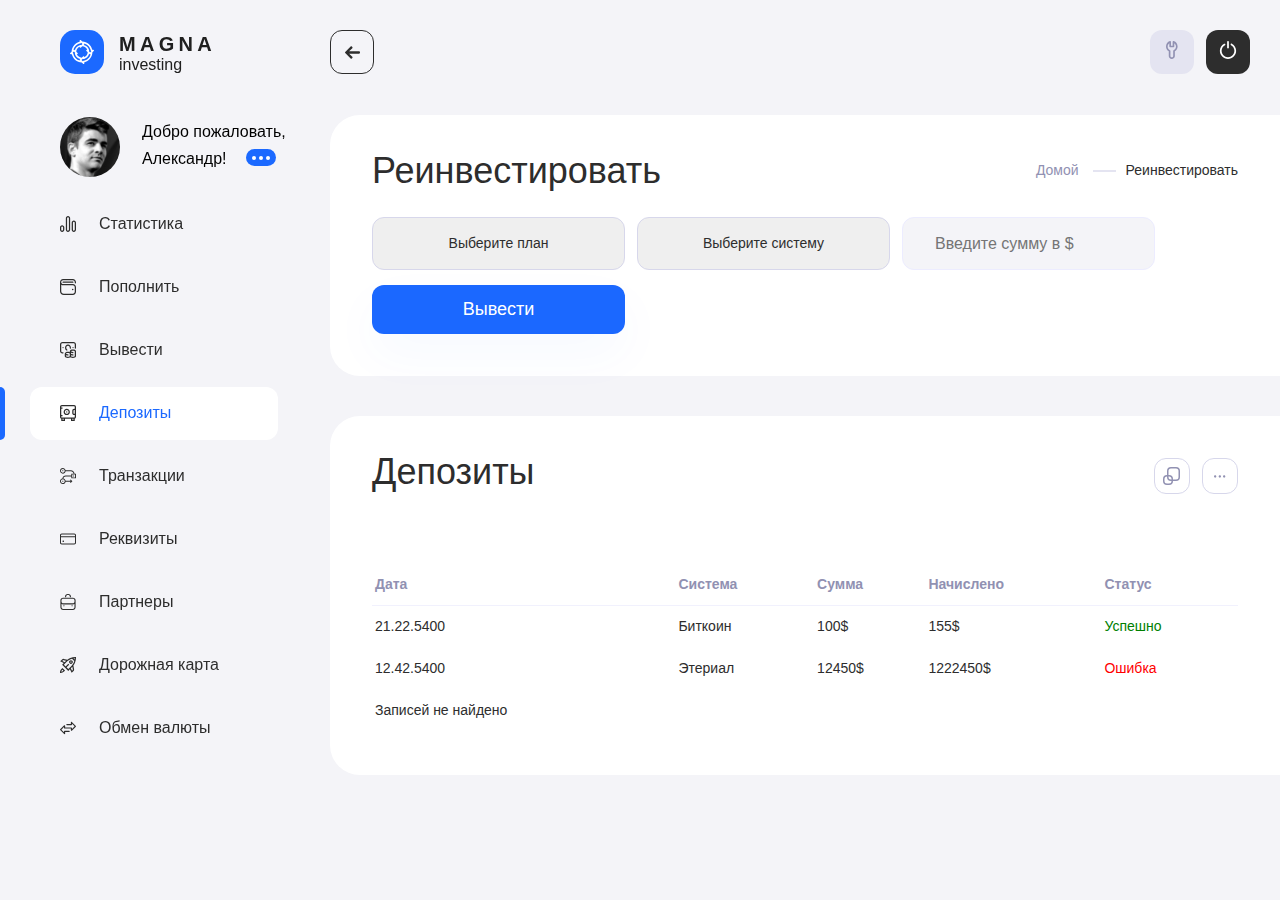
<file: deposits.html>
<!DOCTYPE html>
<html lang="ru">

<head>
  <meta charset="UTF-8">
  <meta name="viewport" content="width=device-width, initial-scale=1.0">

  <meta http-equiv="X-UA-Compatible" content="ie=edge">
  <meta name="theme-color" content="#111111">
  <title>New site</title>
  <link rel="stylesheet" href="css/vendor.css">
  <link rel="stylesheet" href="css/main.css">
</head>

<body class="body">
  <div class="site-container">

    
    
  <header class="header__sidebar ">
  

    <div class="sidebar__wrapper">



      <div class="sidebar__logo">
        <div class="header__logo-icon">
          <img src="img/header__logo.svg" alt="">
        </div>
        <div class="header__logo-name">
          <span>magna</span> investing
        </div>
      </div>


      <div class="user">
        <div class="user__avatar">
          <img src="img/avatar.svg" alt="">
        </div>
        <div class="user-name__wrapper">
          <div class="user__welcome">
            Добро пожаловать,
          </div>
          <div class="user__name">
            Александр! 
            <button class="user__more">
            <div class="user__ellipsis">
              <div class="user__ellipsis-item"></div>
              <div class="user__ellipsis-item"></div>
              <div class="user__ellipsis-item"></div>
            </div>
          </button>
          </div>
        </div>

      </div>

      <nav class="nav-sidebar">
        <ul class="main__menu">
          <a href="cabinet.html">
            <li class="main__menu-item ">
              <img src="img/stats.svg" class="menu-item__icon">
              Статистика
            </li>
          </a>
          <a href="invest.html">
            <li class="main__menu-item ">
              <img src="img/wallet.svg" class="menu-item__icon">
              Пополнить
            </li>
          </a>
          <a href="cashout.html">
            <li class="main__menu-item">
              <img src="img/cash__out.svg" class="menu-item__icon">
              Вывести
            </li>
          </a>
          <a href="deposits.html">
            <li class="main__menu-item active" >
              <img src="img/deposit.svg" class="menu-item__icon">
              Депозиты
            </li>
          </a>
          <a href="transactions.html">
            <li class="main__menu-item">
              <img src="img/transition.svg" class="menu-item__icon">
              Транзакции
            </li>
          </a>
          <a href="requisites.html">
            <li class="main__menu-item">
              <img src="img/credit__card.svg" class="menu-item__icon">
              Реквизиты
            </li>
          </a>
         <a href="partners.html">
          <li class="main__menu-item">
            <img src="img/partners.svg" class="menu-item__icon">
            Партнеры
          </li>
         </a>
          <a href="roadmap.html">
            <li class="main__menu-item">
              <img src="img/road__map.svg" class="menu-item__icon">
              Дорожная карта
            </li>
          </a>
          <a href="#">
            <li class="main__menu-item">
              <img src="img/exchange.svg" class="menu-item__icon">
              Обмен валюты
            </li>
          </a>
        </ul>
      </nav>
     

  </div>



</header>

<div class="header-cabinet__wrapper ">
  <div class="arrow__hidden-sidebar">
    <button class="cabinet__header-btn">
      <img src="img/arrow__left.svg" alt="" class=" arrow__left">
    </button>

    <div class="header__logo header__logo-mobile">
        <div class="header__logo-icon">
          <img src="img/header__logo.svg" alt="">
        </div>
        <div class="header__logo-name">
          <span>magna</span> investing
        </div>
      </div>
  </div>

  <div class="header-cabinet__settings">
    <div>
      <button class="header-cabinet-btn">
        <img src="img/settings.svg" alt="">
      </button>
    </div>

    <div>
      <button class="header-cabinet-btn header-cabinet-btn--out">
        <img src="img/out.svg" alt="">
      </button>
    </div>
  </div>

  <div class="burger__menu">
    <div class="user__avatar user__avatar-header">
      <img src="img/avatar.svg" alt="">
    </div>
    <div class="burger">
      <div class="burger__line"></div>
      <div class="burger__line"></div>
      <div class="burger__line"></div>
    </div>


    <div class="mobile__sidebar ">

      <div class="mobile__siderbar-settings">
        <div class="mobile__siderbar-settings-item">
          <button class="mobile__sidebar-btn">
            <img src="img/mobile__settings.svg" alt="">
          </button>
        </div>
        <div class="mobile__siderbar-settings-item">
          <button class="mobile__sidebar-btn mobile__sidebar-btn--close">
            <img src="img/close.svg" alt="">
          </button>
        </div>
      </div>

      <div class="user">
        <div class="user__avatar">
          <img src="img/avatar.svg" alt="">
        </div>
        <div class="user-name__wrapper">
          <div class="user__welcome">
            Добро пожаловать,
          </div>
          <div class="user__name">
            Александр! 
            <button class="user__more">
            <div class="user__ellipsis">
              <div class="user__ellipsis-item"></div>
              <div class="user__ellipsis-item"></div>
              <div class="user__ellipsis-item"></div>
            </div>
          </button>
          </div>
        </div>

      </div>
      <ul class="main__menu">
        <a href="cabinet.html">
          <li class="main__menu-item ">
            <img src="img/stats.svg" class="menu-item__icon">
            Статистика
          </li>
        </a>
        <a href="invest.html">
          <li class="main__menu-item ">
            <img src="img/wallet.svg" class="menu-item__icon">
            Пополнить
          </li>
        </a>
        <a href="cashout.html">
          <li class="main__menu-item">
            <img src="img/cash__out.svg" class="menu-item__icon">
            Вывести
          </li>
        </a>
        <a href="deposits.html">
          <li class="main__menu-item active">
            <img src="img/deposit.svg" class="menu-item__icon">
            Депозиты
          </li>
        </a>
        <a href="transactions.html">
          <li class="main__menu-item">
            <img src="img/transition.svg" class="menu-item__icon">
            Транзакции
          </li>
        </a>
        <a href="requisites.html">
          <li class="main__menu-item">
            <img src="img/credit__card.svg" class="menu-item__icon">
            Реквизиты
          </li>
        </a>
       <a href="partners.html">
        <li class="main__menu-item">
          <img src="img/partners.svg" class="menu-item__icon">
          Партнеры
        </li>
       </a>
        <a href="roadmap.html">
          <li class="main__menu-item">
            <img src="img/road__map.svg" class="menu-item__icon">
            Дорожная карта
          </li>
        </a>
        <a href="#">
          <li class="main__menu-item">
            <img src="img/exchange.svg" class="menu-item__icon">
            Обмен валюты
          </li>
        </a>
        <a href="#">
          <li class="main__menu-item">
            
            Выход
          </li>
        </a>
      </ul>
    </div>
  </div>
</div>




   <section class="main__content animate__fadeInRight animate__animated">
     <div class="main__content-wrapper">
       <div class="main__content-header">
         <div class="main__content-title">
          Реинвестировать
         </div>
         <div class="main__content-breadcrumb">
          <div class="main__content-home">
            <a href="index.html">
              Домой
            </a>
          </div>
          <div class="main__content-current">
            Реинвестировать
          </div>
         </div>
       </div>

       <div class="main__content-body">
         <form action="" class="main__content-body-form">
           <select name="plan" class="main__content-select">
             <option >Выберите план</option>
             <option value="2">1 план</option>
             <option value="3">2 план</option>
             <option value="4">3 план</option>
             <option value="5">4 план</option>
           </select>
           <select name="plan" class="main__content-select">
            <option >Выберите систему</option>
            <option value="2">1 система</option>
            <option value="3">2 система</option>
            <option value="4">3 система</option>
            <option value="5">4 система</option>
          </select>
          <input class="main__content-input" type="text" placeholder="Введите сумму в $">
          <button class="btn btn--blue btn--cabinet">Вывести</button>
         </form>
         
       </div>

      </div>
      </section>

      <section class="main__content main__content--table animate__fadeInRight animate__animated">
        <div class="main__content-wrapper">
          <div class="main__content-header">
            <div class="main__content-title">
              Депозиты
            </div>
            <div class="main__content-breadcrumb">
             <div class="main__content-home main__content-home--trans">
               <a href="index.html">
                 <img src="img/copy.svg" alt="">
               </a>
             </div>
             <div class="main__content-current">
               <a href="#">
                <img src="img/more.svg" alt="">
               </a>
             </div>
            </div>
          </div>
    
          <div class="main__content-body">
            <table class="main__table main__table-descktop">
              <tr class="main__table-title">
              <th>Дата</th>
              <th>Система</th>
              <th>Сумма</th>
              <th>Начислено</th>
              <th>Статус</th>
              <div class="td__hr">
    
              </div>
              </tr>
             
              <tr>
              <td>21.22.5400</td>
              <td>Биткоин</td>
              <td>100$</td>
              <td>155$</td>
              <td class="sucsess">Успешно</td>
              
              </tr>
    
              <tr>
                <td>12.42.5400</td>
                <td>Этериал</td>
                <td>12450$</td>
                <td>1222450$</td>
                <td class="sucsess sucsess--not">Ошибка</td>
                </tr>
    
                <tr>
                  <td>Записей не найдено</td>
                  
                  </tr>
              </table>


              <table class="main__table main__table-mobile">
                <tr class="main__table-title">
                  <tr>
                    <th>Операция</th>
                    <td>Перевод</td>
                    <td>Перевод</td>
                    <td>Перевод</td>
                    <td>Перевод</td>
                  </tr>
    
                  <tr>
                    <th>Система</th>
                    <td>Bitcoin</td>
                    <td>Etherial</td>
                    <td>Dog Coin</td>
                    <td>Dog Coin</td>
                  </tr>
    
                  <tr>
                    <th>Сумма</th>
                    <td>300$</td>
                    <td>4000$</td>
                    <td>30000$</td>
                    <td>30000$</td>
                  </tr>
    
                  <tr>
                    <th>Дата</th>
                    <td>25.01.2021</td>
                    <td>25.01.2021</td>
                    <td>25.01.2021</td>
                    <td>25.01.2021</td>
                    
                  </tr>
    
                  <tr>
                    <th>Статус</th>
                    <td class="sucsess">Успешно</td>
                    <td class="sucsess">Успешно</td>
                    <td class="sucsess--not">Ошибка</td>
                    <td class="sucsess sucsess--not">Ошибка</td>
                  </tr>
                  
                    </tr>
                </table>
              
          </div>
        </div>
        </section>
   
  </div>
  <script
  src="https://code.jquery.com/jquery-3.6.0.min.js"
  integrity="sha256-/xUj+3OJU5yExlq6GSYGSHk7tPXikynS7ogEvDej/m4="
  crossorigin="anonymous"></script>
  <script src="js/vendor.js"></script>
  <script src="js/main.js"></script>
</body>

</html>
</file>
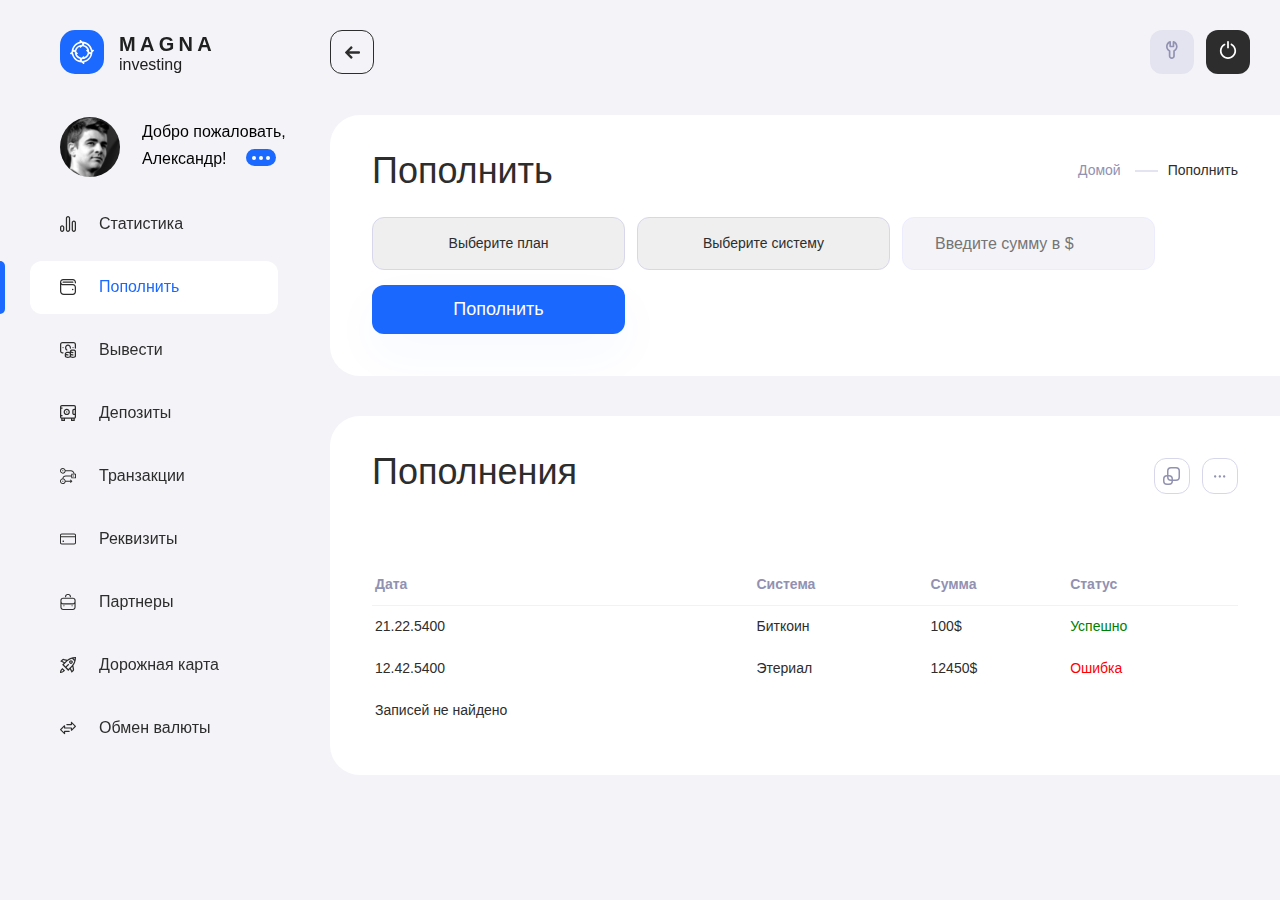
<file: invest.html>
<!DOCTYPE html>
<html lang="ru">

<head>
  <meta charset="UTF-8">
  <meta name="viewport" content="width=device-width, initial-scale=1.0">
  
  <meta http-equiv="X-UA-Compatible" content="ie=edge">
  <meta name="theme-color" content="#111111">
  <title>New site</title>
  <link rel="stylesheet" href="css/vendor.css">
  <link rel="stylesheet" href="css/main.css">
</head>

<body class="body">
  <div class="site-container">

    
    <header class="header__sidebar ">
  

      <div class="sidebar__wrapper">
  
  
  
        <div class="sidebar__logo">
          <div class="header__logo-icon">
            <img src="img/header__logo.svg" alt="">
          </div>
          <div class="header__logo-name">
            <span>magna</span> investing
          </div>
        </div>
  
  
        <div class="user">
          <div class="user__avatar">
            <img src="img/avatar.svg" alt="">
          </div>
          <div class="user-name__wrapper">
            <div class="user__welcome">
              Добро пожаловать,
            </div>
            <div class="user__name">
              Александр! 
              <button class="user__more">
              <div class="user__ellipsis">
                <div class="user__ellipsis-item"></div>
                <div class="user__ellipsis-item"></div>
                <div class="user__ellipsis-item"></div>
              </div>
            </button>
            </div>
          </div>
  
        </div>
  
        <nav class="nav-sidebar">
          <ul class="main__menu">
            <a href="cabinet.html">
              <li class="main__menu-item ">
                <img src="img/stats.svg" class="menu-item__icon">
                Статистика
              </li>
            </a>
            <a href="invest.html">
              <li class="main__menu-item active">
                <img src="img/wallet.svg" class="menu-item__icon">
                Пополнить
              </li>
            </a>
            <a href="cashout.html">
              <li class="main__menu-item">
                <img src="img/cash__out.svg" class="menu-item__icon">
                Вывести
              </li>
            </a>
            <a href="deposits.html">
              <li class="main__menu-item">
                <img src="img/deposit.svg" class="menu-item__icon">
                Депозиты
              </li>
            </a>
            <a href="transactions.html">
              <li class="main__menu-item">
                <img src="img/transition.svg" class="menu-item__icon">
                Транзакции
              </li>
            </a>
            <a href="requisites.html">
              <li class="main__menu-item">
                <img src="img/credit__card.svg" class="menu-item__icon">
                Реквизиты
              </li>
            </a>
           <a href="partners.html">
            <li class="main__menu-item">
              <img src="img/partners.svg" class="menu-item__icon">
              Партнеры
            </li>
           </a>
            <a href="roadmap.html">
              <li class="main__menu-item">
                <img src="img/road__map.svg" class="menu-item__icon">
                Дорожная карта
              </li>
            </a>
            <a href="#">
              <li class="main__menu-item">
                <img src="img/exchange.svg" class="menu-item__icon">
                Обмен валюты
              </li>
            </a>
          </ul>
        </nav>
       
  
    </div>
  
  
  
  </header>
  <div class="header-cabinet__wrapper ">
    <div class="arrow__hidden-sidebar">
      <button class="cabinet__header-btn">
        <img src="img/arrow__left.svg" alt="" class=" arrow__left">
      </button>
  
      <div class="header__logo header__logo-mobile">
          <div class="header__logo-icon">
            <img src="img/header__logo.svg" alt="">
          </div>
          <div class="header__logo-name">
            <span>magna</span> investing
          </div>
        </div>
    </div>
  
    <div class="header-cabinet__settings">
      <div>
        <button class="header-cabinet-btn">
          <img src="img/settings.svg" alt="">
        </button>
      </div>
  
      <div>
        <button class="header-cabinet-btn header-cabinet-btn--out">
          <img src="img/out.svg" alt="">
        </button>
      </div>
    </div>
  
    <div class="burger__menu">
      <div class="user__avatar user__avatar-header">
        <img src="img/avatar.svg" alt="">
      </div>
      <div class="burger">
        <div class="burger__line"></div>
        <div class="burger__line"></div>
        <div class="burger__line"></div>
      </div>
  
  
      <div class="mobile__sidebar ">
  
        <div class="mobile__siderbar-settings">
          <div class="mobile__siderbar-settings-item">
            <button class="mobile__sidebar-btn">
              <img src="img/mobile__settings.svg" alt="">
            </button>
          </div>
          <div class="mobile__siderbar-settings-item">
            <button class="mobile__sidebar-btn mobile__sidebar-btn--close">
              <img src="img/close.svg" alt="">
            </button>
          </div>
        </div>
  
        <div class="user">
          <div class="user__avatar">
            <img src="img/avatar.svg" alt="">
          </div>
          <div class="user-name__wrapper">
            <div class="user__welcome">
              Добро пожаловать,
            </div>
            <div class="user__name">
              Александр! 
              <button class="user__more">
              <div class="user__ellipsis">
                <div class="user__ellipsis-item"></div>
                <div class="user__ellipsis-item"></div>
                <div class="user__ellipsis-item"></div>
              </div>
            </button>
            </div>
          </div>
  
        </div>
        <ul class="main__menu">
          <a href="cabinet.html">
            <li class="main__menu-item ">
              <img src="img/stats.svg" class="menu-item__icon">
              Статистика
            </li>
          </a>
          <a href="invest.html">
            <li class="main__menu-item active">
              <img src="img/wallet.svg" class="menu-item__icon">
              Пополнить
            </li>
          </a>
          <a href="cashout.html">
            <li class="main__menu-item">
              <img src="img/cash__out.svg" class="menu-item__icon">
              Вывести
            </li>
          </a>
          <a href="deposits.html">
            <li class="main__menu-item">
              <img src="img/deposit.svg" class="menu-item__icon">
              Депозиты
            </li>
          </a>
          <a href="transactions.html">
            <li class="main__menu-item">
              <img src="img/transition.svg" class="menu-item__icon">
              Транзакции
            </li>
          </a>
          <a href="requisites.html">
            <li class="main__menu-item">
              <img src="img/credit__card.svg" class="menu-item__icon">
              Реквизиты
            </li>
          </a>
         <a href="partners.html">
          <li class="main__menu-item">
            <img src="img/partners.svg" class="menu-item__icon">
            Партнеры
          </li>
         </a>
          <a href="roadmap.html">
            <li class="main__menu-item">
              <img src="img/road__map.svg" class="menu-item__icon">
              Дорожная карта
            </li>
          </a>
          <a href="#">
            <li class="main__menu-item">
              <img src="img/exchange.svg" class="menu-item__icon">
              Обмен валюты
            </li>
          </a>
          <a href="#">
            <li class="main__menu-item">
              
              Выход
            </li>
          </a>
        </ul>
      </div>
    </div>
  </div>
  

   <section class="main__content animate__fadeInRight animate__animated">
     <div class="main__content-wrapper">
       <div class="main__content-header">
         <div class="main__content-title">
           Пополнить
         </div>
         <div class="main__content-breadcrumb">
          <div class="main__content-home">
            <a href="index.html">
              Домой
            </a>
          </div>
          <div class="main__content-current">
            Пополнить
          </div>
         </div>
       </div>

       <div class="main__content-body">
         <form action="" class="main__content-body-form">
           <select name="plan" class="main__content-select">
             <option >Выберите план</option>
             <option value="2">1 план</option>
             <option value="3">2 план</option>
             <option value="4">3 план</option>
             <option value="5">4 план</option>
           </select>
           <select name="plan" class="main__content-select">
            <option >Выберите систему</option>
            <option value="2">1 система</option>
            <option value="3">2 система</option>
            <option value="4">3 система</option>
            <option value="5">4 система</option>
          </select>
          <input class="main__content-input" type="text" placeholder="Введите сумму в $">
          <div>
            <button class="btn btn--blue btn--cabinet">Пополнить</button>
          </div>
         </form>
         
       </div>

      </div>
      </section>

      <section class="main__content main__content--table animate__fadeInRight animate__animated">
        <div class="main__content-wrapper">
          <div class="main__content-header">
            <div class="main__content-title">
              Пополнения
            </div>
            <div class="main__content-breadcrumb">
             <div class="main__content-home main__content-home--trans">
               <a href="index.html">
                 <img src="img/copy.svg" alt="">
               </a>
             </div>
             <div class="main__content-current">
               <a href="#">
                <img src="img/more.svg" alt="">
               </a>
             </div>
            </div>
          </div>
    
          <div class="main__content-body">
            <table class="main__table main__table-descktop">
              <tr class="main__table-title">
              <th>Дата</th>
              <th>Система</th>
              <th>Сумма</th>
              
              <th>Статус</th>
              <div class="td__hr"></div>
    
              </div>
              </tr>
             
              <tr>
              <td>21.22.5400</td>
              <td>Биткоин</td>
              <td>100$</td>
              
              <td class="sucsess">Успешно</td>
              
              </tr>
    
              <tr>
                <td>12.42.5400</td>
                <td>Этериал</td>
                <td>12450$</td>
              
                <td class="sucsess sucsess--not">Ошибка</td>
                </tr>
    
                <tr>
                  <td>Записей не найдено</td>
                  
                  </tr>
              </table>
              <table class="main__table main__table-mobile">
                <tr class="main__table-title">
                  <tr>
                    <th>Операция</th>
                    <td>Перевод</td>
                    <td>Перевод</td>
                    <td>Перевод</td>
                    <td>Перевод</td>
                  </tr>
    
                  <tr>
                    <th>Система</th>
                    <td>Bitcoin</td>
                    <td>Etherial</td>
                    <td>Dog Coin</td>
                    <td>Dog Coin</td>
                  </tr>
    
                  <tr>
                    <th>Сумма</th>
                    <td>300$</td>
                    <td>4000$</td>
                    <td>30000$</td>
                    <td>30000$</td>
                  </tr>
    
                  <tr>
                    <th>Дата</th>
                    <td>25.01.2021</td>
                    <td>25.01.2021</td>
                    <td>25.01.2021</td>
                    <td>25.01.2021</td>
                    
                  </tr>
    
                  <tr>
                    <th>Статус</th>
                    <td class="sucsess">Успешно</td>
                    <td class="sucsess">Успешно</td>
                    <td class="sucsess--not">Ошибка</td>
                    <td class="sucsess sucsess--not">Ошибка</td>
                  </tr>
                  
                    </tr>
                </table>
          </div>
        </div>
        </section>
   
  </div>
  <script
  src="https://code.jquery.com/jquery-3.6.0.min.js"
  integrity="sha256-/xUj+3OJU5yExlq6GSYGSHk7tPXikynS7ogEvDej/m4="
  crossorigin="anonymous"></script>
  <script src="js/vendor.js"></script>
  <script src="js/main.js"></script>
</body>

</html>
</file>
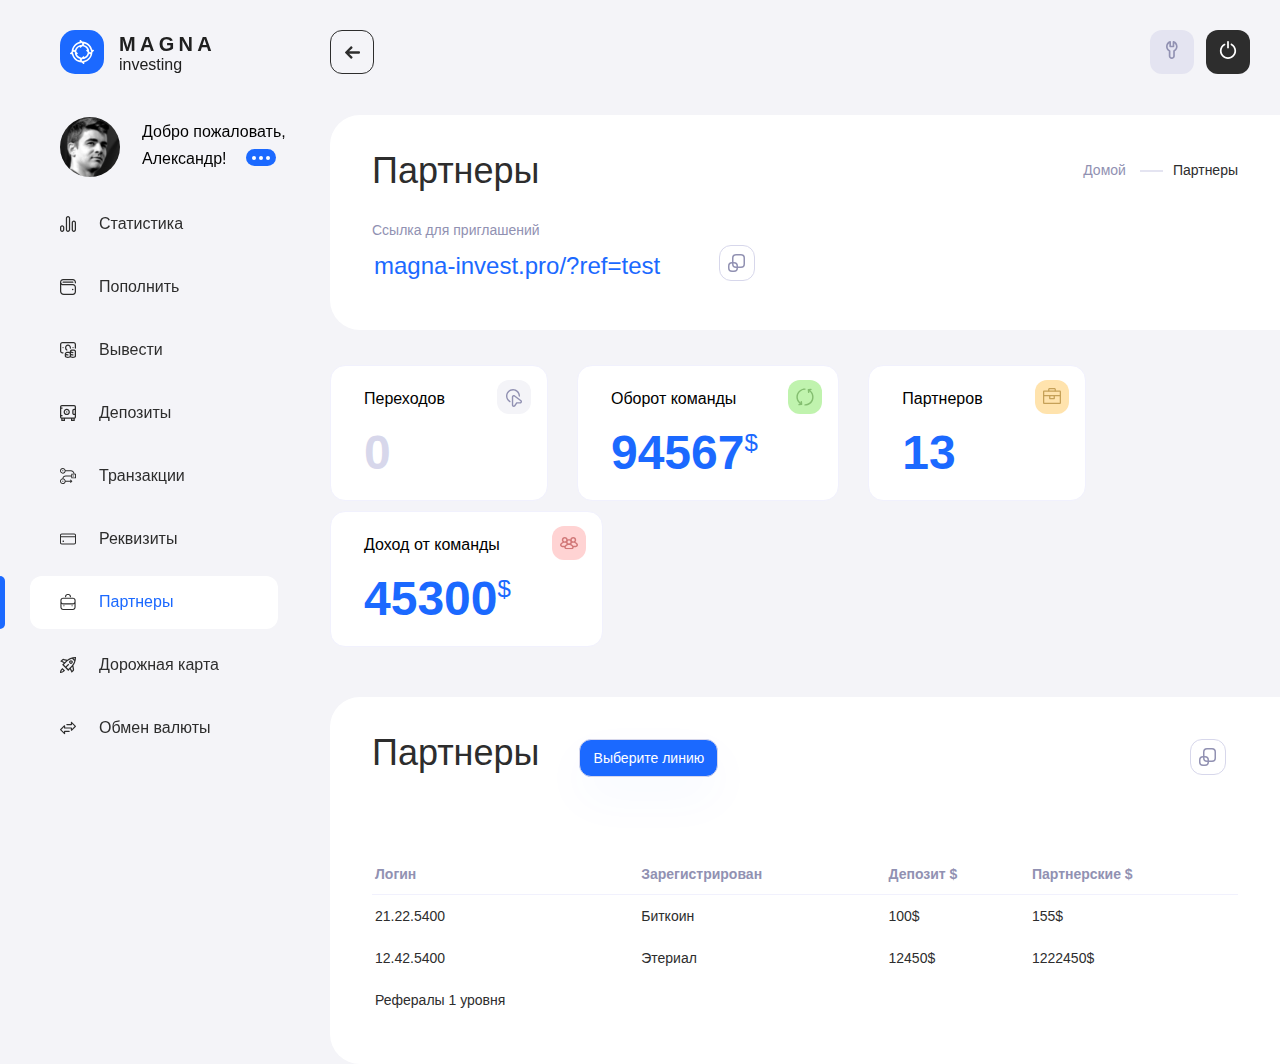
<file: partners.html>
<!DOCTYPE html>
<html lang="ru">

<head>
  <meta charset="UTF-8">
  <meta name="viewport" content="width=device-width, initial-scale=1.0">
  
  <meta http-equiv="X-UA-Compatible" content="ie=edge">
  <meta name="theme-color" content="#111111">
  <title>New site</title>
  <link rel="stylesheet" href="css/vendor.css">
  <link rel="stylesheet" href="css/main.css">
</head>

<body class="body">
  <div class="site-container">

    
    <header class="header__sidebar ">
  

      <div class="sidebar__wrapper">
  
  
  
        <div class="sidebar__logo">
          <div class="header__logo-icon">
            <img src="img/header__logo.svg" alt="">
          </div>
          <div class="header__logo-name">
            <span>magna</span> investing
          </div>
        </div>
  
  
        <div class="user">
          <div class="user__avatar">
            <img src="img/avatar.svg" alt="">
          </div>
          <div class="user-name__wrapper">
            <div class="user__welcome">
              Добро пожаловать,
            </div>
            <div class="user__name">
              Александр! 
              <button class="user__more">
              <div class="user__ellipsis">
                <div class="user__ellipsis-item"></div>
                <div class="user__ellipsis-item"></div>
                <div class="user__ellipsis-item"></div>
              </div>
            </button>
            </div>
          </div>
  
        </div>
  
        <nav class="nav-sidebar">
          <ul class="main__menu">
            <a href="cabinet.html">
              <li class="main__menu-item ">
                <img src="img/stats.svg" class="menu-item__icon">
                Статистика
              </li>
            </a>
            <a href="invest.html">
              <li class="main__menu-item">
                <img src="img/wallet.svg" class="menu-item__icon">
                Пополнить
              </li>
            </a>
            <a href="cashout.html">
              <li class="main__menu-item">
                <img src="img/cash__out.svg" class="menu-item__icon">
                Вывести
              </li>
            </a>
            <a href="deposits.html">
              <li class="main__menu-item">
                <img src="img/deposit.svg" class="menu-item__icon">
                Депозиты
              </li>
            </a>
            <a href="transactions.html">
              <li class="main__menu-item">
                <img src="img/transition.svg" class="menu-item__icon">
                Транзакции
              </li>
            </a>
            <a href="requisites.html">
              <li class="main__menu-item">
                <img src="img/credit__card.svg" class="menu-item__icon">
                Реквизиты
              </li>
            </a>
           <a href="partners.html">
            <li class="main__menu-item active">
              <img src="img/partners.svg" class="menu-item__icon">
              Партнеры
            </li>
           </a>
            <a href="roadmap.html">
              <li class="main__menu-item">
                <img src="img/road__map.svg" class="menu-item__icon">
                Дорожная карта
              </li>
            </a>
            <a href="#">
              <li class="main__menu-item">
                <img src="img/exchange.svg" class="menu-item__icon">
                Обмен валюты
              </li>
            </a>
          </ul>
        </nav>
       
  
    </div>
  
  
  
  </header>
  
  <div class="header-cabinet__wrapper ">
    <div class="arrow__hidden-sidebar">
      <button class="cabinet__header-btn">
        <img src="img/arrow__left.svg" alt="" class=" arrow__left">
      </button>
  
      <div class="header__logo header__logo-mobile">
          <div class="header__logo-icon">
            <img src="img/header__logo.svg" alt="">
          </div>
          <div class="header__logo-name">
            <span>magna</span> investing
          </div>
        </div>
    </div>
  
    <div class="header-cabinet__settings">
      <div>
        <button class="header-cabinet-btn">
          <img src="img/settings.svg" alt="">
        </button>
      </div>
  
      <div>
        <button class="header-cabinet-btn header-cabinet-btn--out">
          <img src="img/out.svg" alt="">
        </button>
      </div>
    </div>
  
    <div class="burger__menu">
      <div class="user__avatar user__avatar-header">
        <img src="img/avatar.svg" alt="">
      </div>
      <div class="burger">
        <div class="burger__line"></div>
        <div class="burger__line"></div>
        <div class="burger__line"></div>
      </div>
  
  
      <div class="mobile__sidebar ">
  
        <div class="mobile__siderbar-settings">
          <div class="mobile__siderbar-settings-item">
            <button class="mobile__sidebar-btn">
              <img src="img/mobile__settings.svg" alt="">
            </button>
          </div>
          <div class="mobile__siderbar-settings-item">
            <button class="mobile__sidebar-btn mobile__sidebar-btn--close">
              <img src="img/close.svg" alt="">
            </button>
          </div>
        </div>
  
        <div class="user">
          <div class="user__avatar ">
            <img src="img/avatar.svg" alt="">
          </div>
          <div class="user-name__wrapper">
            <div class="user__welcome">
              Добро пожаловать,
            </div>
            <div class="user__name">
              Александр! 
              <button class="user__more">
              <div class="user__ellipsis">
                <div class="user__ellipsis-item"></div>
                <div class="user__ellipsis-item"></div>
                <div class="user__ellipsis-item"></div>
              </div>
            </button>
            </div>
          </div>
  
        </div>
        <ul class="main__menu">
          <a href="cabinet.html">
            <li class="main__menu-item ">
              <img src="img/stats.svg" class="menu-item__icon">
              Статистика
            </li>
          </a>
          <a href="invest.html">
            <li class="main__menu-item">
              <img src="img/wallet.svg" class="menu-item__icon">
              Пополнить
            </li>
          </a>
          <a href="cashout.html">
            <li class="main__menu-item">
              <img src="img/cash__out.svg" class="menu-item__icon">
              Вывести
            </li>
          </a>
          <a href="deposits.html">
            <li class="main__menu-item">
              <img src="img/deposit.svg" class="menu-item__icon">
              Депозиты
            </li>
          </a>
          <a href="transactions.html">
            <li class="main__menu-item">
              <img src="img/transition.svg" class="menu-item__icon">
              Транзакции
            </li>
          </a>
          <a href="requisites.html">
            <li class="main__menu-item ">
              <img src="img/credit__card.svg" class="menu-item__icon">
              Реквизиты
            </li>
          </a>
         <a href="partners.html">
          <li class="main__menu-item active">
            <img src="img/partners.svg" class="menu-item__icon">
            Партнеры
          </li>
         </a>
          <a href="roadmap.html">
            <li class="main__menu-item">
              <img src="img/road__map.svg" class="menu-item__icon">
              Дорожная карта
            </li>
          </a>
          <a href="#">
            <li class="main__menu-item">
              <img src="img/exchange.svg" class="menu-item__icon">
              Обмен валюты
            </li>
          </a>
          <a href="#">
            <li class="main__menu-item">
              
              Выход
            </li>
          </a>
        </ul>
      </div>
    </div>
  </div>
  

   <section class="main__content">
     <div class="main__content-wrapper">
       <div class="main__content-header">
         <div class="main__content-title">
          Партнеры
         </div>
        
         <div class="main__content-breadcrumb">
          <div class="main__content-home">
            <a href="index.html">
              Домой
            </a>
          </div>
          <div class="main__content-current">
            Партнеры
          </div>
         </div>
       </div>

       <div class="main__content-body main__content-body--partners">
         <div class="main__content-body-title">
          Ссылка для приглашений
         </div>
         <div class="main__content-link">
         
          <input type="text" value="magna-invest.pro/?ref=test" class="main__content-link" id="user__link-copy">
          <button id="copy__button">
            <img src="img/copy.svg" alt="">
          </button>
         </div>
       </div>

      </div>
      </section>


      <section class="main__content main__content--partners animate__fadeInRight animate__animated">
        <div class="clearfix second__row">
          <div class="clearfix__user-info">
            <div class="clearfix__info-card  clearfix__info-card--partners">
              <div class="clearfix__info-header">
                <div class="clearfix__info-title">
                  Переходов
                </div>
                <div class="clearfix__info-icon">
                  <img src="img/transitions.svg" alt="">
                </div>
              </div>
              <div class="clearfix__info-main">
                <div class="clearfix__info-main-temp clearfix__info-main-temp--transitions">
                  0
                </div>
              </div>
            </div>
            <div class="clearfix__info-card clearfix__info-card--partners">
             <div class="clearfix__info-header">
               <div class="clearfix__info-title">
                 Оборот команды
               </div>
               <div class="clearfix__info-icon">
                 <img src="img/refresh.svg" alt="">
               </div>
             </div>
             <div class="clearfix__info-main">
               <div class="clearfix__info-main-temp">
                 94567 <span>$</span>
               </div>
             </div>
           </div>
           <div class="clearfix__info-card clearfix__info-card--partners">
             <div class="clearfix__info-header">
               <div class="clearfix__info-title">
                 Партнеров
               </div>
               <div class="clearfix__info-icon">
                 <img src="img/suitcase.svg" alt="">
               </div>
             </div>
             <div class="clearfix__info-main">
               <div class="clearfix__info-main-temp">
                 13 
               </div>
             </div>
           </div>
           <div class="clearfix__info-card clearfix__info-card--partners">
             <div class="clearfix__info-header">
               <div class="clearfix__info-title">
                 Доход от команды
               </div>
               <div class="clearfix__info-icon">
                 <img src="img/team.svg" alt="">
               </div>
             </div>
             <div class="clearfix__info-main">
               <div class="clearfix__info-main-temp">
                 45300 <span>$</span>
               </div>
             </div>
           </div>
          </div>
        </div>
      </section>


      <section class="main__content main__content--table animate__fadeInRight animate__animated">
        <div class="main__content-wrapper">
          <div class="main__content-header">
            <div class="main__content-title main__content-title--partners">
              Партнеры

              <div class="main__content-tabs">
               <select name="" id="" class="btn btn--blue btn--partners__tabs btn__tabs partners__active">
                 <option value="1">Выберите линию</option>
                 <option value="2">1 линия</option>
                 <option value="3">2 линия</option>
                 <option value="4">3 линия</option>
                 <option value="5">4 линия</option>
                 <option value="6">5 линия</option>
                 <option value="7">6 линия</option>
                 <option value="8">7 линия</option>
                 <option value="9">8 линия</option>

               </select>
                
             </div>
            </div>
           
            <div class="main__content-breadcrumb">
             <div class="main__content-home main__content-home--trans">
               <a href="index.html">
                 <img src="img/copy.svg" alt="">
               </a>
             </div>
             
            </div>
          </div>
    
          <div class="main__content-body">
            <table class="main__table main__table-descktop">
              <tr class="main__table-title">
              <th>Логин</th>
              <th>Зарегистрирован</th>
              <th>Депозит $</th>
              <th>Партнерские $</th>
              
              <div class="td__hr">
    
              </div>
              </tr>
             
              <tr>
              <td>21.22.5400</td>
              <td>Биткоин</td>
              <td>100$</td>
              <td>155$</td>
              
              <div class="td__hr"></div>
              </tr>
    
              <tr>
                <td>12.42.5400</td>
                <td>Этериал</td>
                <td>12450$</td>
                <td>1222450$</td>
                <div class="td__hr">
                </tr>
    
                <tr>
                  <td>Рефералы 1 уровня</td>
                  
                  </tr>
              </table>


              <table class="main__table main__table-mobile">
                <tr class="main__table-title">
                  <tr>
                    <th>Операция</th>
                    <td>Перевод</td>
                    <td>Перевод</td>
                    <td>Перевод</td>
                    <td>Перевод</td>
                  </tr>
    
                  <tr>
                    <th>Система</th>
                    <td>Bitcoin</td>
                    <td>Etherial</td>
                    <td>Dog Coin</td>
                    <td>Dog Coin</td>
                  </tr>
    
                  <tr>
                    <th>Сумма</th>
                    <td>300$</td>
                    <td>4000$</td>
                    <td>30000$</td>
                    <td>30000$</td>
                  </tr>
    
                  <tr>
                    <th>Дата</th>
                    <td>25.01.2021</td>
                    <td>25.01.2021</td>
                    <td>25.01.2021</td>
                    <td>25.01.2021</td>
                    
                  </tr>
    
                  <tr>
                    <th>Статус</th>
                    <td class="sucsess">Успешно</td>
                    <td class="sucsess">Успешно</td>
                    <td class="sucsess--not">Ошибка</td>
                    <td class="sucsess sucsess--not">Ошибка</td>
                  </tr>
                  
                    </tr>
                </table>
              
          </div>
        </div>
        </section>
   
  </div>
  <script
  src="https://code.jquery.com/jquery-3.6.0.min.js"
  integrity="sha256-/xUj+3OJU5yExlq6GSYGSHk7tPXikynS7ogEvDej/m4="
  crossorigin="anonymous"></script>
  <script src="js/vendor.js"></script>
  <script src="js/main.js"></script>
</body>

</html>
</file>
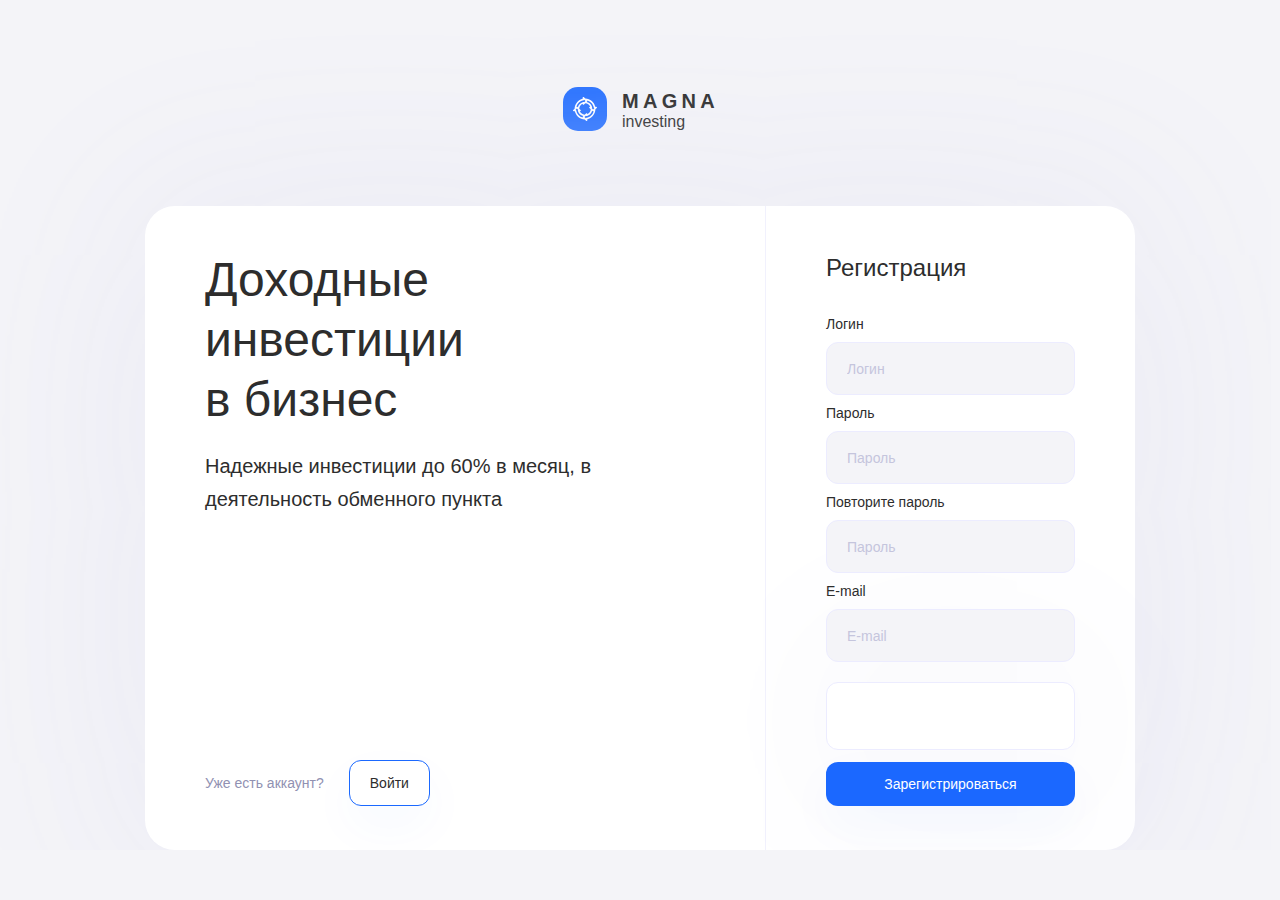
<file: registation.html>
<!DOCTYPE html>
<html lang="ru">

<head>
  <meta charset="UTF-8">
  <meta name="viewport" content="width=device-width, initial-scale=1.0">
  
  <meta http-equiv="X-UA-Compatible" content="ie=edge">
  <meta name="theme-color" content="#111111">
  <title>New site</title>
  <link rel="stylesheet" href="css/vendor.css">
  <link rel="stylesheet" href="css/main.css">
</head>

<body>
  <div class="site-container">


  <section class="sign-up animate__swing animate__animated">
    <div class="container">
      <div class="sign-up__wrapper">
        <a href="index.html">
          <div class="modal__logo">
            <div class="header__logo-icon">
              <img src="img/header__logo.svg" alt="">
            </div>
            <div class="header__logo-name">
              <span>magna</span> investing
            </div>
          </div>
        </a>


        <div class="modal__wrapper">
          <div class="modal__left-side">
            <div class="modal__left-title">
              Доходные 
              инвестиции
              в бизнес
            </div>

            <div class="modal__left-description">
              Надежные инвестиции до 60% в месяц, 
              в деятельность обменного пункта
            </div>



            <div class="modal__left-actions">
              <a href="authorization.html">
                <span>Уже есть аккаунт?</span>
              </a>

              <a href="authorization.html">
                <button class="btn modal-btn">
                  Войти
                </button>
              </a>
            </div>
          </div>
          <div class="modal__right-side">
            <div class="modal__right-title">
              Регистрация
            </div>
            <form class="modal-form">

              <div class="modal-form__item">
                <div class="modal-form__item-title">
                  Логин
                </div>
                <input type="text" placeholder="Логин" class="modal__input">
              </div>

              <div class="modal-form__item">
                <div class="modal-form__item-title">
                  Пароль
                </div>
                <input type="password" placeholder="Пароль" class="modal__input">
              </div>


              <div class="modal-form__item">
                <div class="modal-form__item-title">
                  Повторите пароль
                </div>
                <input type="password" placeholder="Пароль" class="modal__input">
              </div>


              <div class="modal-form__item">
                <div class="modal-form__item-title">
                  E-mail
                </div>
                <input type="email" placeholder="E-mail" class="modal__input">
              </div>


              <div class="modal-form__item captcha">

                
                
              </div>

             
            </form>
             <div class="">
                <button class="btn btn--modal btn--blue">
                  Зарегистрироваться
                </button>

                <div class="modal__left-actions modal__left-actions-mobile">
                  <a href="authorization.html">
                    <span>Уже есть аккаунт?</span>
                  </a>
    
                  <a href="authorization.html">
                    <button class="btn modal-btn">
                      Войти
                    </button>
                  </a>
                </div>
              </div>
          </div>
        </div>
      </div>
    </div>
  </section>
    

  </div>
  <script
  src="https://code.jquery.com/jquery-3.6.0.min.js"
  integrity="sha256-/xUj+3OJU5yExlq6GSYGSHk7tPXikynS7ogEvDej/m4="
  crossorigin="anonymous"></script>
  <script src="js/vendor.js"></script>
  <script src="js/main.js"></script>
</body>

</html>
</file>
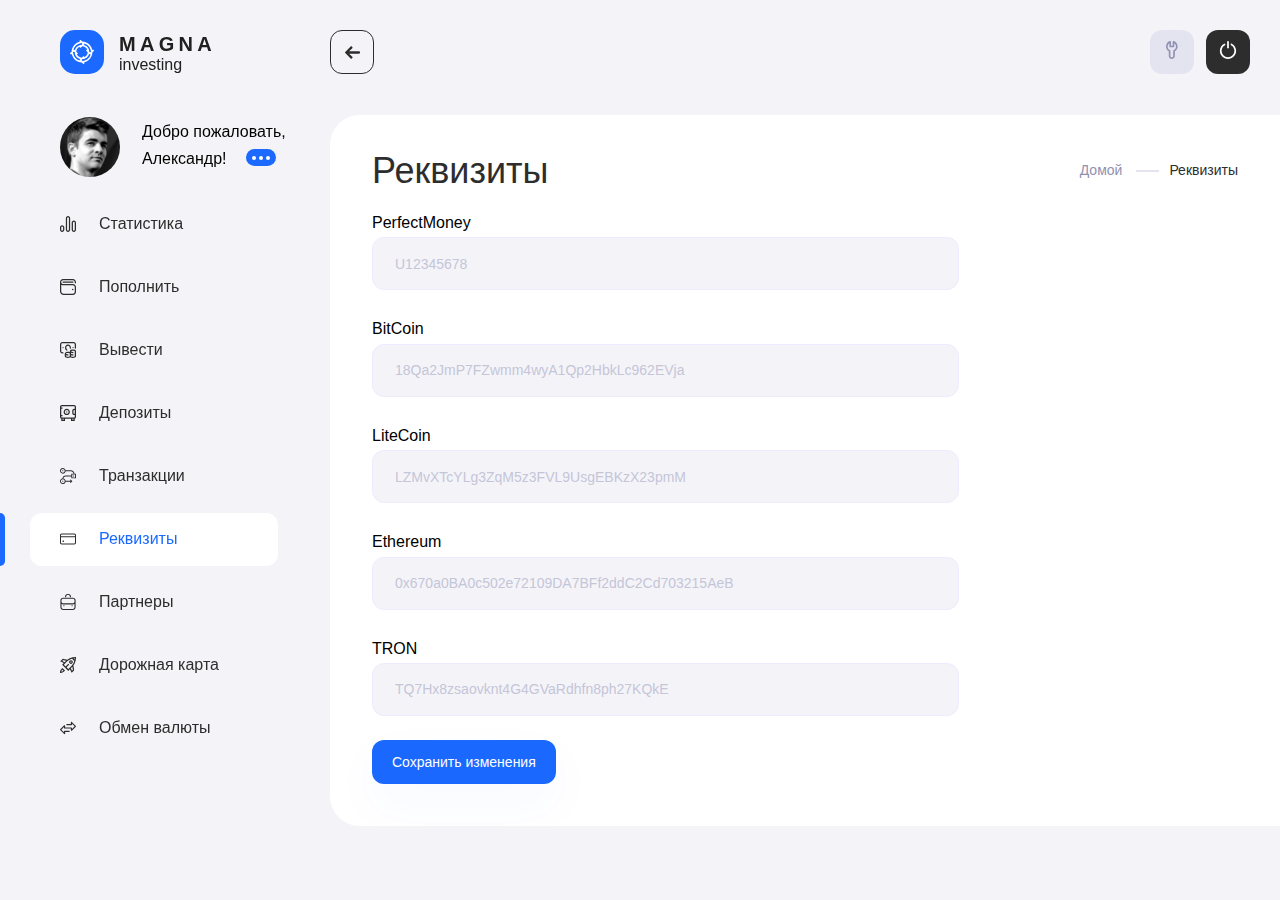
<file: requisites.html>
<!DOCTYPE html>
<html lang="ru">

<head>
  <meta charset="UTF-8">
  <meta name="viewport" content="width=device-width, initial-scale=1.0">
  
  <meta http-equiv="X-UA-Compatible" content="ie=edge">
  <meta name="theme-color" content="#111111">
  <title>New site</title>
  <link rel="stylesheet" href="css/vendor.css">
  <link rel="stylesheet" href="css/main.css">
</head>

<body class="body">
  <div class="site-container">

    
    
  <header class="header__sidebar ">
  

    <div class="sidebar__wrapper">



      <div class="sidebar__logo">
        <div class="header__logo-icon">
          <img src="img/header__logo.svg" alt="">
        </div>
        <div class="header__logo-name">
          <span>magna</span> investing
        </div>
      </div>


      <div class="user">
        <div class="user__avatar">
          <img src="img/avatar.svg" alt="">
        </div>
        <div class="user-name__wrapper">
          <div class="user__welcome">
            Добро пожаловать,
          </div>
          <div class="user__name">
            Александр! 
            <button class="user__more">
            <div class="user__ellipsis">
              <div class="user__ellipsis-item"></div>
              <div class="user__ellipsis-item"></div>
              <div class="user__ellipsis-item"></div>
            </div>
          </button>
          </div>
        </div>

      </div>

      <nav class="nav-sidebar">
        <ul class="main__menu">
          <a href="cabinet.html">
            <li class="main__menu-item ">
              <img src="img/stats.svg" class="menu-item__icon">
              Статистика
            </li>
          </a>
          <a href="invest.html">
            <li class="main__menu-item ">
              <img src="img/wallet.svg" class="menu-item__icon">
              Пополнить
            </li>
          </a>
          <a href="cashout.html">
            <li class="main__menu-item">
              <img src="img/cash__out.svg" class="menu-item__icon">
              Вывести
            </li>
          </a>
          <a href="deposits.html">
            <li class="main__menu-item">
              <img src="img/deposit.svg" class="menu-item__icon">
              Депозиты
            </li>
          </a>
          <a href="transactions.html">
            <li class="main__menu-item">
              <img src="img/transition.svg" class="menu-item__icon">
              Транзакции
            </li>
          </a>
          <a href="requisites.html">
            <li class="main__menu-item active">
              <img src="img/credit__card.svg" class="menu-item__icon">
              Реквизиты
            </li>
          </a>
         <a href="partners.html">
          <li class="main__menu-item">
            <img src="img/partners.svg" class="menu-item__icon">
            Партнеры
          </li>
         </a>
          <a href="roadmap.html">
            <li class="main__menu-item">
              <img src="img/road__map.svg" class="menu-item__icon">
              Дорожная карта
            </li>
          </a>
          <a href="#">
            <li class="main__menu-item">
              <img src="img/exchange.svg" class="menu-item__icon">
              Обмен валюты
            </li>
          </a>
        </ul>
      </nav>
     

  </div>



</header>

<div class="header-cabinet__wrapper ">
  <div class="arrow__hidden-sidebar">
    <button class="cabinet__header-btn">
      <img src="img/arrow__left.svg" alt="" class=" arrow__left">
    </button>

    <div class="header__logo header__logo-mobile">
        <div class="header__logo-icon">
          <img src="img/header__logo.svg" alt="">
        </div>
        <div class="header__logo-name">
          <span>magna</span> investing
        </div>
      </div>
  </div>

  <div class="header-cabinet__settings">
    <div>
      <button class="header-cabinet-btn">
        <img src="img/settings.svg" alt="">
      </button>
    </div>

    <div>
      <button class="header-cabinet-btn header-cabinet-btn--out">
        <img src="img/out.svg" alt="">
      </button>
    </div>
  </div>

  <div class="burger__menu">
    <div class="user__avatar user__avatar-header">
      <img src="img/avatar.svg" alt="">
    </div>
    <div class="burger">
      <div class="burger__line"></div>
      <div class="burger__line"></div>
      <div class="burger__line"></div>
    </div>


    <div class="mobile__sidebar ">

      <div class="mobile__siderbar-settings">
        <div class="mobile__siderbar-settings-item">
          <button class="mobile__sidebar-btn">
            <img src="img/mobile__settings.svg" alt="">
          </button>
        </div>
        <div class="mobile__siderbar-settings-item">
          <button class="mobile__sidebar-btn mobile__sidebar-btn--close">
            <img src="img/close.svg" alt="">
          </button>
        </div>
      </div>

      <div class="user">
        <div class="user__avatar ">
          <img src="img/avatar.svg" alt="">
        </div>
        <div class="user-name__wrapper">
          <div class="user__welcome">
            Добро пожаловать,
          </div>
          <div class="user__name">
            Александр! 
            <button class="user__more">
            <div class="user__ellipsis">
              <div class="user__ellipsis-item"></div>
              <div class="user__ellipsis-item"></div>
              <div class="user__ellipsis-item"></div>
            </div>
          </button>
          </div>
        </div>

      </div>
      <ul class="main__menu">
        <a href="cabinet.html">
          <li class="main__menu-item ">
            <img src="img/stats.svg" class="menu-item__icon">
            Статистика
          </li>
        </a>
        <a href="invest.html">
          <li class="main__menu-item">
            <img src="img/wallet.svg" class="menu-item__icon">
            Пополнить
          </li>
        </a>
        <a href="cashout.html">
          <li class="main__menu-item">
            <img src="img/cash__out.svg" class="menu-item__icon">
            Вывести
          </li>
        </a>
        <a href="deposits.html">
          <li class="main__menu-item">
            <img src="img/deposit.svg" class="menu-item__icon">
            Депозиты
          </li>
        </a>
        <a href="transactions.html">
          <li class="main__menu-item">
            <img src="img/transition.svg" class="menu-item__icon">
            Транзакции
          </li>
        </a>
        <a href="requisites.html">
          <li class="main__menu-item active">
            <img src="img/credit__card.svg" class="menu-item__icon">
            Реквизиты
          </li>
        </a>
       <a href="partners.html">
        <li class="main__menu-item">
          <img src="img/partners.svg" class="menu-item__icon">
          Партнеры
        </li>
       </a>
        <a href="roadmap.html">
          <li class="main__menu-item">
            <img src="img/road__map.svg" class="menu-item__icon">
            Дорожная карта
          </li>
        </a>
        <a href="#">
          <li class="main__menu-item">
            <img src="img/exchange.svg" class="menu-item__icon">
            Обмен валюты
          </li>
        </a>
        <a href="#">
          <li class="main__menu-item">
            
            Выход
          </li>
        </a>
      </ul>
    </div>
  </div>
</div>



   <section class="main__content animate__fadeInRight animate__animated">
     <div class="main__content-wrapper">
       <div class="main__content-header">
         <div class="main__content-title">
          Реквизиты
         </div>
         <div class="main__content-breadcrumb">
          <div class="main__content-home">
            <a href="index.html">
              Домой
            </a>
          </div>
          <div class="main__content-current">
            Реквизиты
          </div>
         </div>
       </div>

      
      </div>

      <div class=" main__content-wrapper">
       <form  class="requisites">
         <div class="requisites__item">
          PerfectMoney
          <input type="text" class="requisites__input" placeholder="U12345678
          ">
         </div>
         <div class="requisites__item">
          BitCoin
          <input type="text" class="requisites__input" placeholder="18Qa2JmP7FZwmm4wyA1Qp2HbkLc962EVja
          ">
         </div>
         <div class="requisites__item">
          LiteCoin
          <input type="text" class="requisites__input" placeholder="LZMvXTcYLg3ZqM5z3FVL9UsgEBKzX23pmM
          ">
         </div>
         <div class="requisites__item">
          Ethereum
          <input type="text" class="requisites__input" placeholder="0x670a0BA0c502e72109DA7BFf2ddC2Cd703215AeB

          ">
         </div>
         <div class="requisites__item">
          TRON
          <input type="text" class="requisites__input" placeholder="TQ7Hx8zsaovknt4G4GVaRdhfn8ph27KQkE

          ">
         </div>

        
       </form>
       <button class="btn btn--blue">Сохранить изменения</button>
       
      </div>
      </section>

      
   
  </div>
  <script
  src="https://code.jquery.com/jquery-3.6.0.min.js"
  integrity="sha256-/xUj+3OJU5yExlq6GSYGSHk7tPXikynS7ogEvDej/m4="
  crossorigin="anonymous"></script>
  <script src="js/vendor.js"></script>
  <script src="js/main.js"></script>
</body>

</html>
</file>
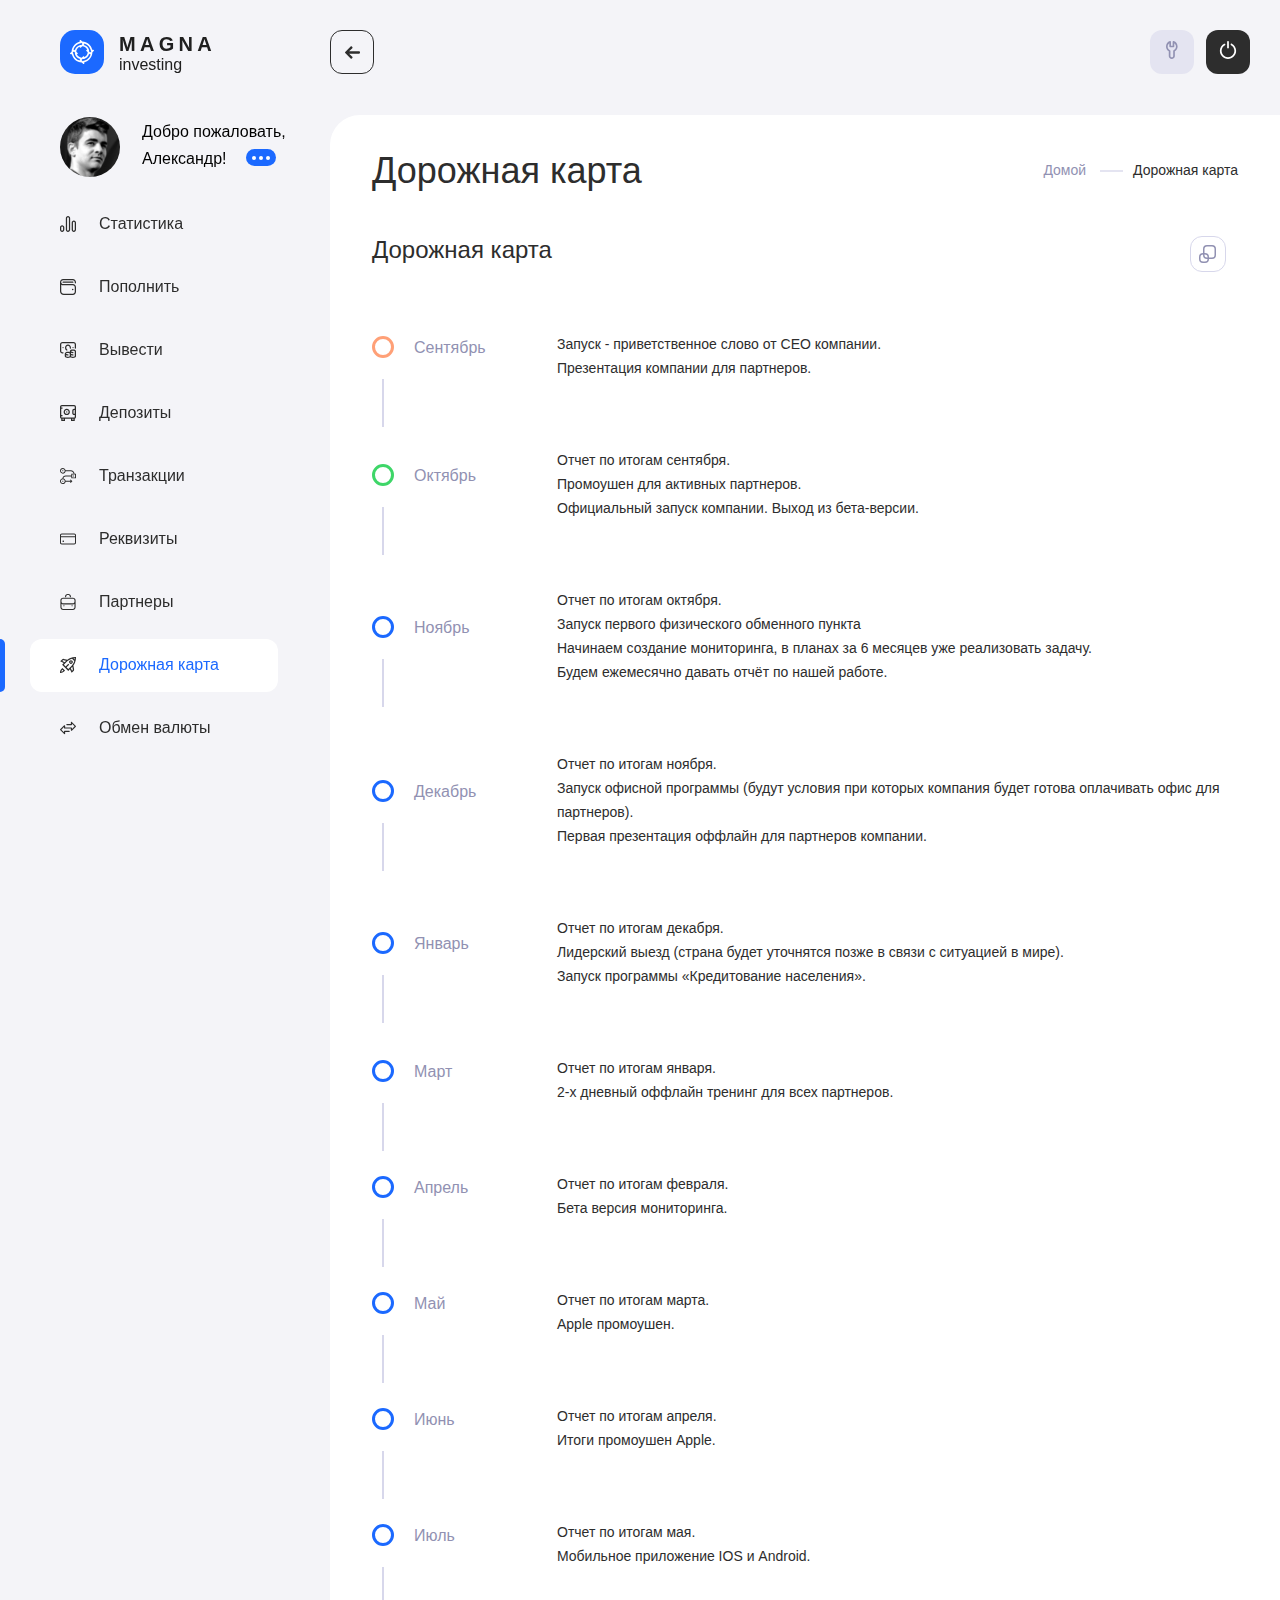
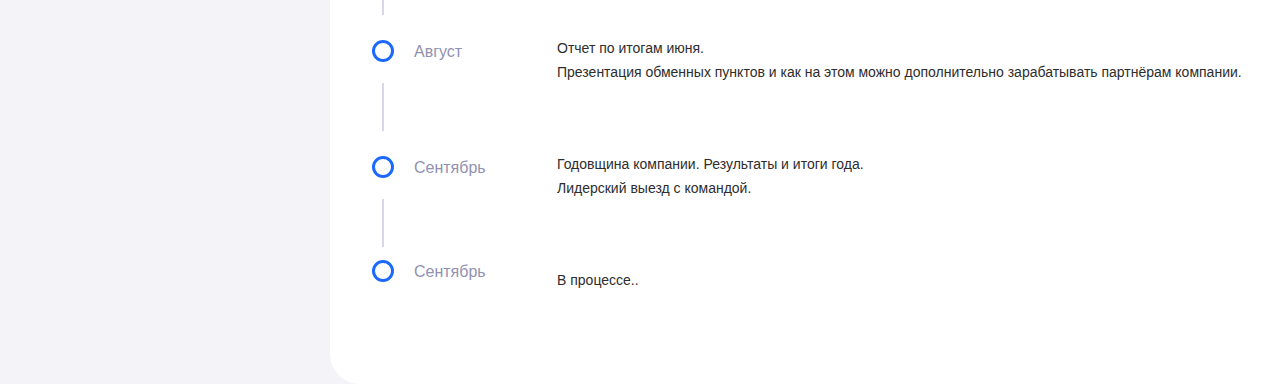
<file: roadmap.html>
<!DOCTYPE html>
<html lang="ru">

<head>
  <meta charset="UTF-8">
  <meta name="viewport" content="width=device-width, initial-scale=1.0">
 
  <meta http-equiv="X-UA-Compatible" content="ie=edge">
  <meta name="theme-color" content="#111111">
  <title>New site</title>
  <link rel="stylesheet" href="css/vendor.css">
  <link rel="stylesheet" href="css/main.css">
</head>

<body class="body">
  <div class="site-container">

    
    
  <header class="header__sidebar ">
  

    <div class="sidebar__wrapper">



      <div class="sidebar__logo">
        <div class="header__logo-icon">
          <img src="img/header__logo.svg" alt="">
        </div>
        <div class="header__logo-name">
          <span>magna</span> investing
        </div>
      </div>


      <div class="user">
        <div class="user__avatar">
          <img src="img/avatar.svg" alt="">
        </div>
        <div class="user-name__wrapper">
          <div class="user__welcome">
            Добро пожаловать,
          </div>
          <div class="user__name">
            Александр! 
            <button class="user__more">
            <div class="user__ellipsis">
              <div class="user__ellipsis-item"></div>
              <div class="user__ellipsis-item"></div>
              <div class="user__ellipsis-item"></div>
            </div>
          </button>
          </div>
        </div>

      </div>

      <nav class="nav-sidebar">
        <ul class="main__menu">
          <a href="cabinet.html">
            <li class="main__menu-item ">
              <img src="img/stats.svg" class="menu-item__icon">
              Статистика
            </li>
          </a>
          <a href="invest.html">
            <li class="main__menu-item">
              <img src="img/wallet.svg" class="menu-item__icon">
              Пополнить
            </li>
          </a>
          <a href="cashout.html">
            <li class="main__menu-item">
              <img src="img/cash__out.svg" class="menu-item__icon">
              Вывести
            </li>
          </a>
          <a href="deposits.html">
            <li class="main__menu-item">
              <img src="img/deposit.svg" class="menu-item__icon">
              Депозиты
            </li>
          </a>
          <a href="transactions.html">
            <li class="main__menu-item">
              <img src="img/transition.svg" class="menu-item__icon">
              Транзакции
            </li>
          </a>
          <a href="requisites.html">
            <li class="main__menu-item">
              <img src="img/credit__card.svg" class="menu-item__icon">
              Реквизиты
            </li>
          </a>
         <a href="partners.html">
          <li class="main__menu-item">
            <img src="img/partners.svg" class="menu-item__icon">
            Партнеры
          </li>
         </a>
          <a href="roadmap.html">
            <li class="main__menu-item active">
              <img src="img/road__map.svg" class="menu-item__icon">
              Дорожная карта
            </li>
          </a>
          <a href="#">
            <li class="main__menu-item">
              <img src="img/exchange.svg" class="menu-item__icon">
              Обмен валюты
            </li>
          </a>
        </ul>
      </nav>
     

  </div>



</header>

<div class="header-cabinet__wrapper ">
  <div class="arrow__hidden-sidebar">
    <button class="cabinet__header-btn">
      <img src="img/arrow__left.svg" alt="" class=" arrow__left">
    </button>

    <div class="header__logo header__logo-mobile">
        <div class="header__logo-icon">
          <img src="img/header__logo.svg" alt="">
        </div>
        <div class="header__logo-name">
          <span>magna</span> investing
        </div>
      </div>
  </div>

  <div class="header-cabinet__settings">
    <div>
      <button class="header-cabinet-btn">
        <img src="img/settings.svg" alt="">
      </button>
    </div>

    <div>
      <button class="header-cabinet-btn header-cabinet-btn--out">
        <img src="img/out.svg" alt="">
      </button>
    </div>
  </div>

  <div class="burger__menu">
    <div class="user__avatar user__avatar-header">
      <img src="img/avatar.svg" alt="">
    </div>
    <div class="burger">
      <div class="burger__line"></div>
      <div class="burger__line"></div>
      <div class="burger__line"></div>
    </div>


    <div class="mobile__sidebar ">

      <div class="mobile__siderbar-settings">
        <div class="mobile__siderbar-settings-item">
          <button class="mobile__sidebar-btn">
            <img src="img/mobile__settings.svg" alt="">
          </button>
        </div>
        <div class="mobile__siderbar-settings-item">
          <button class="mobile__sidebar-btn mobile__sidebar-btn--close">
            <img src="img/close.svg" alt="">
          </button>
        </div>
      </div>

      <div class="user">
        <div class="user__avatar">
          <img src="img/avatar.svg" alt="">
        </div>
        <div class="user-name__wrapper">
          <div class="user__welcome">
            Добро пожаловать,
          </div>
          <div class="user__name">
            Александр! 
            <button class="user__more">
            <div class="user__ellipsis">
              <div class="user__ellipsis-item"></div>
              <div class="user__ellipsis-item"></div>
              <div class="user__ellipsis-item"></div>
            </div>
          </button>
          </div>
        </div>

      </div>
      <ul class="main__menu">
        <a href="cabinet.html">
          <li class="main__menu-item ">
            <img src="img/stats.svg" class="menu-item__icon">
            Статистика
          </li>
        </a>
        <a href="invest.html">
          <li class="main__menu-item">
            <img src="img/wallet.svg" class="menu-item__icon">
            Пополнить
          </li>
        </a>
        <a href="cashout.html">
          <li class="main__menu-item">
            <img src="img/cash__out.svg" class="menu-item__icon">
            Вывести
          </li>
        </a>
        <a href="deposits.html">
          <li class="main__menu-item">
            <img src="img/deposit.svg" class="menu-item__icon">
            Депозиты
          </li>
        </a>
        <a href="transactions.html">
          <li class="main__menu-item">
            <img src="img/transition.svg" class="menu-item__icon">
            Транзакции
          </li>
        </a>
        <a href="requisites.html">
          <li class="main__menu-item">
            <img src="img/credit__card.svg" class="menu-item__icon">
            Реквизиты
          </li>
        </a>
       <a href="partners.html">
        <li class="main__menu-item">
          <img src="img/partners.svg" class="menu-item__icon">
          Партнеры
        </li>
       </a>
        <a href="roadmap.html">
          <li class="main__menu-item active">
            <img src="img/road__map.svg" class="menu-item__icon">
            Дорожная карта
          </li>
        </a>
        <a href="#">
          <li class="main__menu-item">
            <img src="img/exchange.svg" class="menu-item__icon">
            Обмен валюты
          </li>
        </a>
        <a href="#">
          <li class="main__menu-item">
            
            Выход
          </li>
        </a>
      </ul>
    </div>
  </div>
</div>



   <section class="main__content animate__fadeInRight animate__animated">
     <div class="main__content-wrapper">
       <div class="main__content-header">
         <div class="main__content-title">
          Дорожная карта
         </div>
         <div class="main__content-breadcrumb">
          <div class="main__content-home">
            <a href="index.html">
              Домой
            </a>
          </div>
          <div class="main__content-current">
            Дорожная карта
          </div>
         </div>
       </div>

      
      </div>

      <div class=" main__content-wrapper main__content-wrapper--transactions  main__content-wrapper--roadmap">
        <div class="main__content-header">
          <div class="main__content-title main__content-title--transactions main__content-title--roadmap">
            Дорожная карта
          </div>
          <div class="main__content-breadcrumb main__content-breadcrumb--roadmap">
           <div class="main__content-home main__content-home--trans">
             <a href="index.html">
               <img src="img/copy.svg" alt="">
             </a>
           </div>
           
          </div>
        </div>
  
        <div class="main__content-body">
          <div class="main__content-roadmap">
            <div class="main__content-roadmap-item">
              <div class="roadmap__item-date">
                <div class="roadmap__item-date-circle roadmap__item-date-circle--orange"></div>
                <div class="roadmap__item-date-name">Сентябрь</div>
              </div>
              <div class="roadmap__item-description">Запуск - приветственное слово от СЕО компании.
                <br>Презентация компании для партнеров.</div>
            </div>
            
            <div class="main__content-roadmap-item">
              <div class="roadmap__item-date">
                <div class="roadmap__item-date-circle roadmap__item-date-circle--green"></div>
                <div class="roadmap__item-date-name">Октябрь</div>
              </div>
              <div class="roadmap__item-description">Отчет по итогам сентября.<br>
                Промоушен для активных партнеров.<br>
                Официальный запуск компании. Выход из бета-версии.</div>
            </div>

            <div class="main__content-roadmap-item">
              <div class="roadmap__item-date">
                <div class="roadmap__item-date-circle"></div>
                <div class="roadmap__item-date-name">Ноябрь</div>
              </div>
              <div class="roadmap__item-description">Отчет по итогам октября.<br>
                Запуск первого физического обменного пункта<br>
                Начинаем создание мониторинга, в планах за 6 месяцев уже реализовать задачу. <br>
                Будем ежемесячно давать отчёт по нашей работе.</div>
            </div>

            <div class="main__content-roadmap-item">
              <div class="roadmap__item-date">
                <div class="roadmap__item-date-circle"></div>
                <div class="roadmap__item-date-name">Декабрь</div>
              </div>
              <div class="roadmap__item-description">Отчет по итогам ноября.<br>
                Запуск офисной программы (будут условия при которых компания будет готова оплачивать офис для партнеров).<br>
                Первая презентация оффлайн для партнеров компании.</div>
            </div>


            <div class="main__content-roadmap-item">
              <div class="roadmap__item-date">
                <div class="roadmap__item-date-circle"></div>
                <div class="roadmap__item-date-name">Январь</div>
              </div>
              <div class="roadmap__item-description">Отчет по итогам декабря.<br>
                Лидерский выезд (страна будет уточнятся позже в связи с ситуацией в мире).<br>
                Запуск программы «Кредитование населения».</div>
            </div>


            <div class="main__content-roadmap-item">
              <div class="roadmap__item-date">
                <div class="roadmap__item-date-circle"></div>
                <div class="roadmap__item-date-name">Март</div>
              </div>
              <div class="roadmap__item-description">Отчет по итогам января.<br>
                2-х дневный оффлайн тренинг для всех партнеров.</div>
            </div>


            <div class="main__content-roadmap-item">
              <div class="roadmap__item-date">
                <div class="roadmap__item-date-circle"></div>
                <div class="roadmap__item-date-name">Апрель</div>
              </div>
              <div class="roadmap__item-description">Отчет по итогам февраля.<br>
                Бета версия мониторинга.</div>
            </div>


            <div class="main__content-roadmap-item">
              <div class="roadmap__item-date">
                <div class="roadmap__item-date-circle"></div>
                <div class="roadmap__item-date-name">Май</div>
              </div>
              <div class="roadmap__item-description">Отчет по итогам марта.<br>
                Apple промоушен.</div>
            </div>



            <div class="main__content-roadmap-item">
              <div class="roadmap__item-date">
                <div class="roadmap__item-date-circle"></div>
                <div class="roadmap__item-date-name">Июнь</div>
              </div>
              <div class="roadmap__item-description">Отчет по итогам апреля.<br>
                Итоги промоушен Apple.</div>
            </div>



            <div class="main__content-roadmap-item">
              <div class="roadmap__item-date">
                <div class="roadmap__item-date-circle"></div>
                <div class="roadmap__item-date-name">Июль</div>
              </div>
              <div class="roadmap__item-description">Отчет по итогам мая.<br>
                Мобильное приложение IOS и Android.</div>
            </div>


            <div class="main__content-roadmap-item">
              <div class="roadmap__item-date">
                <div class="roadmap__item-date-circle"></div>
                <div class="roadmap__item-date-name">Август</div>
              </div>
              <div class="roadmap__item-description">Отчет по итогам июня.<br>
                Презентация обменных пунктов и как на этом можно дополнительно зарабатывать партнёрам компании.</div>
            </div>



            <div class="main__content-roadmap-item">
              <div class="roadmap__item-date">
                <div class="roadmap__item-date-circle"></div>
                <div class="roadmap__item-date-name">Сентябрь</div>
              </div>
              <div class="roadmap__item-description">Годовщина компании. Результаты и итоги года.<br>
                Лидерский выезд с командой.</div>
            </div>



            <div class="main__content-roadmap-item">
              <div class="roadmap__item-date">
                <div class="roadmap__item-date-circle"></div>
                <div class="roadmap__item-date-name">Сентябрь</div>
              </div>
              <div class="roadmap__item-description">В процессе..</div>
            </div>
          </div>
            
        </div>
      </div>
      </section>

      
   
  </div>
  <script
  src="https://code.jquery.com/jquery-3.6.0.min.js"
  integrity="sha256-/xUj+3OJU5yExlq6GSYGSHk7tPXikynS7ogEvDej/m4="
  crossorigin="anonymous"></script>
  <script src="js/vendor.js"></script>
  <script src="js/main.js"></script>
</body>

</html>
</file>
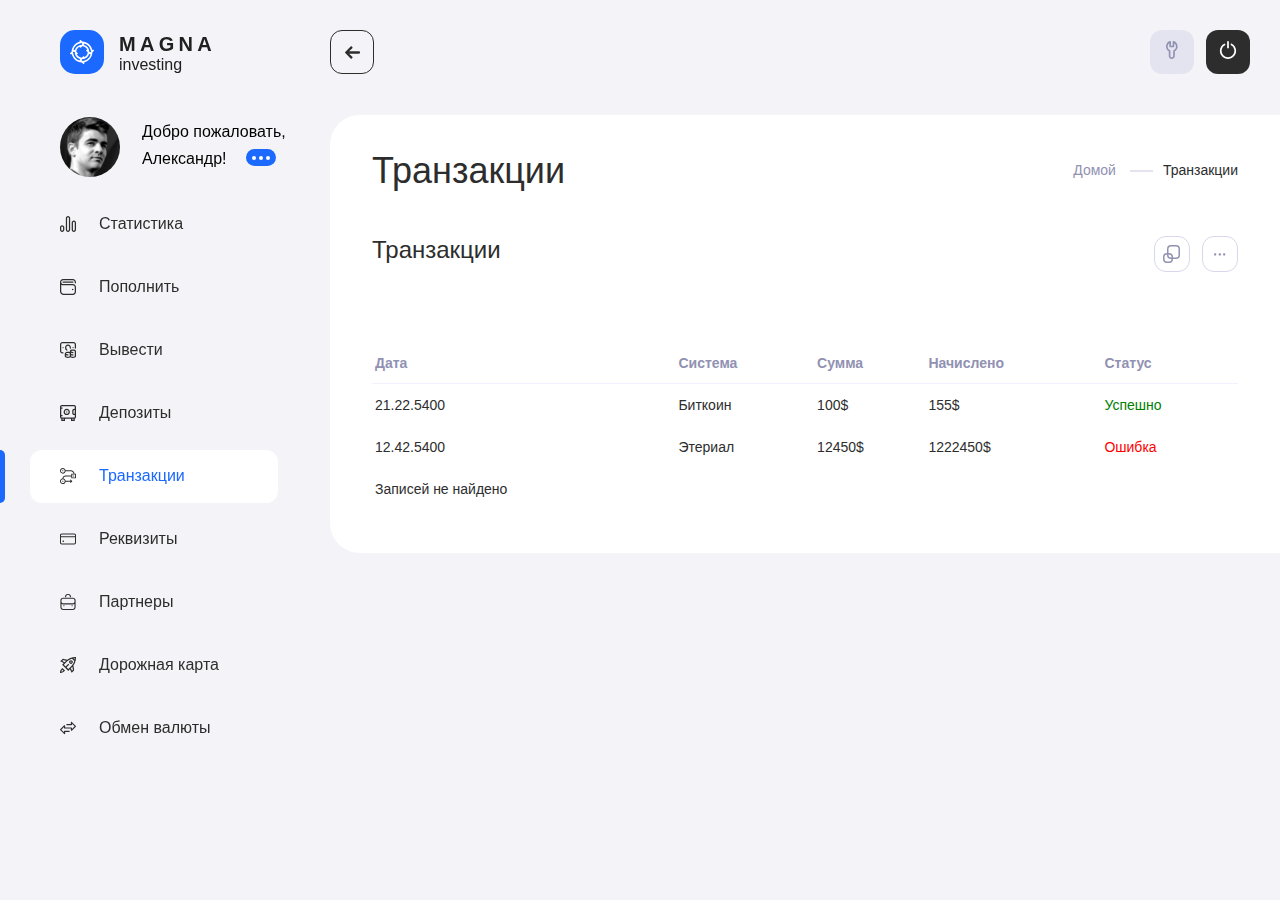
<file: transactions.html>
<!DOCTYPE html>
<html lang="ru">

<head>
  <meta charset="UTF-8">
  <meta name="viewport" content="width=device-width, initial-scale=1.0">
  
  <meta http-equiv="X-UA-Compatible" content="ie=edge">
  <meta name="theme-color" content="#111111">
  <title>New site</title>
  <link rel="stylesheet" href="css/vendor.css">
  <link rel="stylesheet" href="css/main.css">
</head>

<body class="body">
  <div class="site-container">

    
    <header class="header__sidebar ">
  

      <div class="sidebar__wrapper">
  
  
  
        <div class="sidebar__logo">
          <div class="header__logo-icon">
            <img src="img/header__logo.svg" alt="">
          </div>
          <div class="header__logo-name">
            <span>magna</span> investing
          </div>
        </div>
  
  
        <div class="user">
          <div class="user__avatar">
            <img src="img/avatar.svg" alt="">
          </div>
          <div class="user-name__wrapper">
            <div class="user__welcome">
              Добро пожаловать,
            </div>
            <div class="user__name">
              Александр! 
              <button class="user__more">
              <div class="user__ellipsis">
                <div class="user__ellipsis-item"></div>
                <div class="user__ellipsis-item"></div>
                <div class="user__ellipsis-item"></div>
              </div>
            </button>
            </div>
          </div>
  
        </div>
  
        <nav class="nav-sidebar">
          <ul class="main__menu">
            <a href="cabinet.html">
              <li class="main__menu-item">
                <img src="img/stats.svg" class="menu-item__icon">
                Статистика
              </li>
            </a>
            <a href="invest.html">
              <li class="main__menu-item">
                <img src="img/wallet.svg" class="menu-item__icon">
                Пополнить
              </li>
            </a>
            <a href="cashout.html">
              <li class="main__menu-item">
                <img src="img/cash__out.svg" class="menu-item__icon">
                Вывести
              </li>
            </a>
            <a href="deposits.html">
              <li class="main__menu-item">
                <img src="img/deposit.svg" class="menu-item__icon">
                Депозиты
              </li>
            </a>
            <a href="transactions.html">
              <li class="main__menu-item active">
                <img src="img/transition.svg" class="menu-item__icon">
                Транзакции
              </li>
            </a>
            <a href="requisites.html">
              <li class="main__menu-item">
                <img src="img/credit__card.svg" class="menu-item__icon">
                Реквизиты
              </li>
            </a>
           <a href="partners.html">
            <li class="main__menu-item">
              <img src="img/partners.svg" class="menu-item__icon">
              Партнеры
            </li>
           </a>
            <a href="roadmap.html">
              <li class="main__menu-item">
                <img src="img/road__map.svg" class="menu-item__icon">
                Дорожная карта
              </li>
            </a>
            <a href="#">
              <li class="main__menu-item">
                <img src="img/exchange.svg" class="menu-item__icon">
                Обмен валюты
              </li>
            </a>
          </ul>
        </nav>
       
  
    </div>
  
  
  
  </header>
  
  <div class="header-cabinet__wrapper ">
    <div class="arrow__hidden-sidebar">
      <button class="cabinet__header-btn">
        <img src="img/arrow__left.svg" alt="" class=" arrow__left">
      </button>
  
      <div class="header__logo header__logo-mobile">
          <div class="header__logo-icon">
            <img src="img/header__logo.svg" alt="">
          </div>
          <div class="header__logo-name">
            <span>magna</span> investing
          </div>
        </div>
    </div>
  
    <div class="header-cabinet__settings">
      <div>
        <button class="header-cabinet-btn">
          <img src="img/settings.svg" alt="">
        </button>
      </div>
  
      <div>
        <button class="header-cabinet-btn header-cabinet-btn--out">
          <img src="img/out.svg" alt="">
        </button>
      </div>
    </div>
  
    <div class="burger__menu">
      <div class="user__avatar user__avatar-header">
        <img src="img/avatar.svg" alt="">
      </div>
      <div class="burger">
        <div class="burger__line"></div>
        <div class="burger__line"></div>
        <div class="burger__line"></div>
      </div>
  
  
      <div class="mobile__sidebar ">
  
        <div class="mobile__siderbar-settings">
          <div class="mobile__siderbar-settings-item">
            <button class="mobile__sidebar-btn">
              <img src="img/mobile__settings.svg" alt="">
            </button>
          </div>
          <div class="mobile__siderbar-settings-item">
            <button class="mobile__sidebar-btn mobile__sidebar-btn--close">
              <img src="img/close.svg" alt="">
            </button>
          </div>
        </div>
  
        <div class="user">
          <div class="user__avatar">
            <img src="img/avatar.svg" alt="">
          </div>
          <div class="user-name__wrapper">
            <div class="user__welcome">
              Добро пожаловать,
            </div>
            <div class="user__name">
              Александр! 
              <button class="user__more">
              <div class="user__ellipsis">
                <div class="user__ellipsis-item"></div>
                <div class="user__ellipsis-item"></div>
                <div class="user__ellipsis-item"></div>
              </div>
            </button>
            </div>
          </div>
  
        </div>
        <ul class="main__menu">
          <a href="cabinet.html">
            <li class="main__menu-item ">
              <img src="img/stats.svg" class="menu-item__icon">
              Статистика
            </li>
          </a>
          <a href="invest.html">
            <li class="main__menu-item">
              <img src="img/wallet.svg" class="menu-item__icon">
              Пополнить
            </li>
          </a>
          <a href="cashout.html">
            <li class="main__menu-item">
              <img src="img/cash__out.svg" class="menu-item__icon">
              Вывести
            </li>
          </a>
          <a href="deposits.html">
            <li class="main__menu-item">
              <img src="img/deposit.svg" class="menu-item__icon">
              Депозиты
            </li>
          </a>
          <a href="transactions.html">
            <li class="main__menu-item active">
              <img src="img/transition.svg" class="menu-item__icon">
              Транзакции
            </li>
          </a>
          <a href="requisites.html">
            <li class="main__menu-item">
              <img src="img/credit__card.svg" class="menu-item__icon">
              Реквизиты
            </li>
          </a>
         <a href="partners.html">
          <li class="main__menu-item">
            <img src="img/partners.svg" class="menu-item__icon">
            Партнеры
          </li>
         </a>
          <a href="roadmap.html">
            <li class="main__menu-item">
              <img src="img/road__map.svg" class="menu-item__icon">
              Дорожная карта
            </li>
          </a>
          <a href="#">
            <li class="main__menu-item">
              <img src="img/exchange.svg" class="menu-item__icon">
              Обмен валюты
            </li>
          </a>
          <a href="#">
            <li class="main__menu-item">
              
              Выход
            </li>
          </a>
        </ul>
      </div>
    </div>
  </div>
  

   <section class="main__content animate__fadeInRight animate__animated">
     <div class="main__content-wrapper">
       <div class="main__content-header">
         <div class="main__content-title">
          Транзакции
         </div>
         <div class="main__content-breadcrumb">
          <div class="main__content-home">
            <a href="index.html">
              Домой
            </a>
          </div>
          <div class="main__content-current">
            Транзакции
          </div>
         </div>
       </div>

      
      </div>

      <div class=" main__content-wrapper main__content-wrapper--transactions">
        <div class="main__content-header">
          <div class="main__content-title main__content-title--transactions">
            Транзакции
          </div>
          <div class="main__content-breadcrumb">
           <div class="main__content-home main__content-home--trans">
             <a href="index.html">
               <img src="img/copy.svg" alt="">
             </a>
           </div>
           <div class="main__content-current">
             <a href="#">
              <img src="img/more.svg" alt="">
             </a>
           </div>
          </div>
        </div>
  
        <div class="main__content-body">
          <table class="main__table main__table-descktop">
            <tr class="main__table-title">
            <th>Дата</th>
            <th>Система</th>
            <th>Сумма</th>
            <th>Начислено</th>
            <th>Статус</th>
            <div class="td__hr">
  
            </div>
            </tr>
           
            <tr>
            <td>21.22.5400</td>
            <td>Биткоин</td>
            <td>100$</td>
            <td>155$</td>
            <td class="sucsess">Успешно</td>
            
            </tr>
  
            <tr>
              <td>12.42.5400</td>
              <td>Этериал</td>
              <td>12450$</td>
              <td>1222450$</td>
              <td class="sucsess sucsess--not">Ошибка</td>
              </tr>
  
              <tr>
                <td>Записей не найдено</td>
                
                </tr>
            </table>


            <table class="main__table main__table-mobile">
              <tr class="main__table-title">
                <tr>
                  <th>Операция</th>
                  <td>Перевод</td>
                  <td>Перевод</td>
                  <td>Перевод</td>
                  <td>Перевод</td>
                </tr>
  
                <tr>
                  <th>Система</th>
                  <td>Bitcoin</td>
                  <td>Etherial</td>
                  <td>Dog Coin</td>
                  <td>Dog Coin</td>
                </tr>
  
                <tr>
                  <th>Сумма</th>
                  <td>300$</td>
                  <td>4000$</td>
                  <td>30000$</td>
                  <td>30000$</td>
                </tr>
  
                <tr>
                  <th>Дата</th>
                  <td>25.01.2021</td>
                  <td>25.01.2021</td>
                  <td>25.01.2021</td>
                  <td>25.01.2021</td>
                  
                </tr>
  
                <tr>
                  <th>Статус</th>
                  <td class="sucsess">Успешно</td>
                  <td class="sucsess">Успешно</td>
                  <td class="sucsess--not">Ошибка</td>
                  <td class="sucsess sucsess--not">Ошибка</td>
                </tr>
                
                  </tr>
              </table>
            
        </div>
      </div>
      </section>

      
   
  </div>
  <script
  src="https://code.jquery.com/jquery-3.6.0.min.js"
  integrity="sha256-/xUj+3OJU5yExlq6GSYGSHk7tPXikynS7ogEvDej/m4="
  crossorigin="anonymous"></script>
  <script src="js/vendor.js"></script>
  <script src="js/main.js"></script>
</body>

</html>
</file>
<file: css/main.css>
.custom-checkbox__field:checked + .custom-checkbox__content::after {
  opacity: 1;
}

.custom-checkbox__field:focus + .custom-checkbox__content::before {
  outline: 2px solid #f00;
  outline-offset: 2px;
}

.custom-checkbox__field:disabled + .custom-checkbox__content {
  opacity: 0.4;
  pointer-events: none;
}

html {
  box-sizing: border-box;
}

*,
*::before,
*::after {
  box-sizing: inherit;
}

body {
  background: #F4F4F8;
  margin: 0;
  font-family: "asd", sans-serif;
}

img {
  max-width: 100%;
}

a {
  text-decoration: none;
  color: inherit;
}

.site-container {
  overflow-x: hidden;
}

.sidebar__wrapper {
  padding-left: 60px !important;
  padding-top: 30px !important;
}

.is-hidden {
  display: none !important;
}

.body-lock {
  overflow: hidden;
}

.btn-reset {
  border: none;
  padding: 0;
  background: transparent;
  cursor: pointer;
}

.list-reset {
  list-style: none;
  margin: 0;
  padding: 0;
}

.container {
  margin: 0 auto;
  padding: 0 15px;
  max-width: 1200px;
}

.js-focus-visible :focus:not(.focus-visible) {
  outline: none;
}

button {
  border: none;
  background: transparent;
  cursor: pointer;
  display: block;
  transition: all 0.2s linear;
}
button:hover {
  box-shadow: rgba(0, 0, 0, 0.24) 0px 3px 8px;
}

.header__social-icon {
  transition: all 0.2s linear;
}
.header__social-icon:hover {
  box-shadow: rgba(0, 0, 0, 0.24) 0px 3px 8px;
}

select {
  text-align: center;
}

.btn {
  background: #FFFFFF;
  box-shadow: 0px 20px 50px rgba(27, 105, 255, 0.04);
  border-radius: 12px;
  border: none;
  display: flex;
  align-items: center;
  justify-content: center;
  padding: 14px 20px;
  font-weight: 500;
  font-size: 14px;
  cursor: pointer;
  color: #2D2D2D;
  -webkit-appearance: none;
  -moz-appearance: none;
  appearance: none;
}
.btn img {
  margin-right: 22px;
}
.btn--mobile {
  display: none;
}
.btn--mobile img {
  margin-right: 0;
}
.btn--blue {
  background: #1B68FF;
  box-shadow: 0px 20px 50px rgba(27, 105, 255, 0.04);
  color: #fff;
  margin-right: 20px;
}
.btn--width {
  width: 223px;
}
.btn--modal {
  width: 100%;
}
.btn--partners__tabs {
  color: #000;
  border: 1px solid #D7D7EB;
  background: transparent;
  border-radius: 12px;
}
.btn.partners__active {
  color: #fff;
  background: #1B69FF;
}

.btn__tabs {
  width: 139px !important;
  padding: 10px 10px 10px 10px !important;
}

.section__title {
  margin: 130px 0 39px 0;
  font-weight: 500;
  font-size: 36px;
  text-align: center;
  line-height: 60px;
  color: #2D2D2D;
}

.cabinet-container {
  margin: 0 auto;
  padding: 0 15px;
  max-width: 1440px;
}

li {
  list-style: none;
}

ul {
  padding: 0;
}

.clearfix__card {
  cursor: pointer;
  transition: all 0.2s linear;
}
.clearfix__card:hover {
  box-shadow: rgba(0, 0, 0, 0.45) 0px 25px 20px -20px;
}

.clearfix__info-card {
  cursor: pointer;
  transition: all 0.2s linear;
}
.clearfix__info-card:hover {
  box-shadow: rgba(0, 0, 0, 0.45) 0px 25px 20px -20px;
}

.clearfix__main-card {
  cursor: pointer;
  transition: all 0.2s linear;
}
.clearfix__main-card:hover {
  box-shadow: rgba(0, 0, 0, 0.45) 0px 25px 20px -20px;
}

.modal__left-actions-mobile {
  display: none;
}

.main__table-mobile td {
  padding-left: 30px;
}

.footer__link:hover {
  text-decoration: underline;
}

.header__wrapper {
  padding: 88px 0;
  display: flex;
  justify-content: space-between;
}

.header__logo {
  display: flex;
  align-items: center;
}

.header__logo-name {
  margin-left: 15px;
  max-width: 95px;
  text-transform: none;
  color: #202020;
  text-decoration: none;
}
.header__logo-name span {
  text-transform: uppercase;
  font-weight: 900;
  font-size: 20px;
  line-height: 20px;
  letter-spacing: 0.215em;
  color: #202020;
}
.header__logo-name--footer {
  color: #9191B2;
}
.header__logo-name--footer span {
  color: inherit;
}

.header__social {
  display: flex;
  align-items: center;
  margin-left: 200px;
}

.header__social-name {
  margin-right: 24px;
  font-size: 14px;
  line-height: 20px;
}
.header__social-name--footer {
  color: #9191B2;
}

.header__social-icon-block {
  display: flex;
}

.header__social-icon {
  background: #FFFFFF;
  box-shadow: 0px 20px 50px rgba(27, 105, 255, 0.04);
  border-radius: 12px;
  margin-left: 6px;
  width: 44px;
  height: 44px;
  display: flex;
  justify-content: center;
  align-items: center;
}
.header__social-icon--footer {
  background: transparent;
  border: 1px solid #9191B2;
}

.footer {
  margin-top: 102px;
  border-top: 2px solid #D7D7EB;
  padding-top: 36px;
  padding-bottom: 36px;
  align-content: flex-end;
}

.footer__wrapper {
  display: flex;
  justify-content: space-between;
  align-items: center;
}

.footer__social {
  display: flex;
  align-items: center;
}

.footer-info__item {
  font-size: 14px;
  line-height: 24px;
  color: #7A7A88;
}

.modal__logo {
  display: flex;
  align-items: center;
  margin-top: 87px;
}

.modal__left-side {
  display: flex;
  flex-direction: column;
  border-right: 1px solid #F1F1FD;
  padding: 44px 60px;
}

.sign-up__wrapper {
  display: flex;
  flex-direction: column;
  justify-content: center;
  align-items: center;
}

.modal__wrapper {
  display: flex;
  margin-top: 71px;
  background: #FFFFFF;
  box-shadow: 0px 4px 208px #E7E7F3;
  border-radius: 30px;
}

.modal__left-description {
  margin-top: 20px;
  max-width: 400px;
  font-size: 20px;
  line-height: 33px;
  color: #2D2D2D;
  margin-right: 100px;
}

.modal__left-title {
  max-width: 250px;
  font-size: 48px;
  line-height: 60px;
  color: #2D2D2D;
}

.modal__left-actions {
  display: flex;
  position: relative;
  bottom: 0;
  margin-top: auto;
  align-items: center;
}
.modal__left-actions a span {
  font-size: 14px;
  line-height: 24px;
  color: #9191B2;
}
.modal__left-actions a span:hover {
  text-decoration: underline;
}

.modal__right-side {
  padding: 44px 60px;
}

.modal-btn {
  border: 1px solid #1B69FF;
  margin-left: 25px;
}

.modal__right-title {
  font-weight: 500;
  font-size: 24px;
  line-height: 36px;
  color: #2D2D2D;
  margin-bottom: 20px;
}

.modal-form__item-title {
  font-weight: 500;
  font-size: 14px;
  line-height: 36px;
  color: #2D2D2D;
}

.modal__input {
  border: none;
  background: #F4F4F8;
  border: 1px solid #ECECFF;
  box-sizing: border-box;
  border-radius: 12px;
  height: 53px;
  padding: 0 20px;
  outline-color: #1B69FF;
}
.modal__input::-moz-placeholder {
  font-size: 14px;
  line-height: 60px;
  color: #C5C5DD;
}
.modal__input:-ms-input-placeholder {
  font-size: 14px;
  line-height: 60px;
  color: #C5C5DD;
}
.modal__input::placeholder {
  font-size: 14px;
  line-height: 60px;
  color: #C5C5DD;
}

.captcha {
  margin-top: 20px;
  margin-bottom: 12px;
  width: 100%;
  height: 68px;
  background: #FFFFFF;
  box-shadow: 0px 4px 208px #E7E7F3;
  border-radius: 12px;
  border: 1px solid #ECECFF;
}

.forgot-password {
  text-align: center;
  margin-top: 11px;
  font-size: 14px;
  line-height: 24px;
  color: #9191B2;
}

.modal__left-actions-mobile {
  display: none;
}

@media (max-width: 768px) {
  .modal__left-description {
    margin-right: 0;
    max-width: 100%;
    font-size: 18px;
    line-height: 33px;
  }

  .modal__left-title {
    font-size: 42px;
  }
}
@media (max-width: 600px) {
  .modal__input {
    width: 100%;
  }

  .modal__wrapper {
    flex-direction: column;
  }

  .modal__left-title {
    font-size: 23px;
    line-height: 42px;
    max-width: 100%;
  }

  .modal__left-side {
    padding: 25px 25px;
  }

  .modal__left-description {
    font-size: 13px;
    line-height: 26px;
  }

  .modal__right-side {
    padding: 25px 25px;
  }

  .modal__left-actions {
    display: none;
  }

  .modal__left-actions-mobile {
    display: flex;
    flex-direction: column;
    justify-content: center;
    margin-top: 31px;
  }
  .modal__left-actions-mobile--auth {
    flex-direction: row;
    align-items: center;
  }

  .modal-btn {
    margin-left: 0;
    margin-top: 17px;
  }

  .modal-btn--mobile {
    margin-top: 0;
  }
}
.header__sidebar {
  max-width: 317px;
  transition: all 0.5s linear;
  display: flex;
  position: fixed;
  top: 0;
  bottom: 0;
  float: left;
  overflow-y: scroll;
  -ms-overflow-style: none;
  overflow: -moz-scrollbars-none;
}
.header__sidebar.hiddden {
  transform: translateX(-317px);
}
.header__sidebar::-webkit-scrollbar {
  width: 0;
}

.sidebar__fixed {
  position: fixed !important;
}

.sidebar__wrapper {
  display: flex;
  flex-direction: column;
}

.sidebar__logo {
  display: flex;
  align-items: center;
}

.user {
  display: flex;
  align-items: center;
  margin-top: 39px;
}

.user__more {
  margin-top: 8px;
  margin-left: 5px;
  background: #1B69FF;
  border-radius: 12px;
  border: none;
  height: 17px;
  margin-bottom: 10px;
  cursor: pointer;
  display: flex;
  align-items: center;
  justify-content: center;
}

.user__ellipsis-item {
  width: 4px;
  height: 4px;
  background-color: #fff;
  border-radius: 50%;
}
.user__ellipsis-item:nth-child(2) {
  margin: 0 3px;
}

.user__ellipsis {
  display: flex;
}

.user__name {
  margin-right: 10px;
  justify-content: space-between;
  display: flex;
  align-items: center;
}

.user-name__wrapper {
  margin-left: 22px;
  max-width: 150px;
}

.main__menu-item {
  display: flex;
  align-items: center;
  cursor: pointer;
  font-size: 16px;
  margin-bottom: 10px;
  height: 53px;
  margin-left: -30px;
  max-width: 248px;
  padding-left: 30px;
  color: #2D2D2D;
  position: relative;
  border-radius: 12px;
}
.main__menu-item img {
  margin-right: 23px;
}
.main__menu-item.active {
  background: #fff;
  color: #1B69FF;
}
.main__menu-item.active::before {
  position: absolute;
  height: 53px;
  width: 5px;
  content: "";
  background: #1B69FF;
  border-radius: 0px 12px 12px 0px;
  left: -30px;
}
.main__menu-item:hover {
  background: #fff;
  color: #1B69FF;
}

.header-cabinet__wrapper {
  z-index: 100;
  position: fixed;
  top: 0;
  right: 0;
  height: 60px;
  padding: 30px 30px 80px 40px;
  width: calc(100% - 290px);
  background: #F4F4F8;
  display: flex;
  justify-content: space-between;
  transition: all 0.5s linear;
}

.header__hidden {
  width: 97% !important;
}

.header-cabinet__settings {
  display: flex;
}

.cabinet__header-wrapper {
  display: flex;
}

.cabinet__header-btn {
  display: flex;
  align-items: center;
  justify-content: center;
  border-radius: 12px;
  border: 1px solid #2D2D2D;
  background: transparent;
  width: 44px;
  height: 44px;
  cursor: pointer;
  transition: all 0.5s linear;
}

.header__logo-mobile {
  display: none;
}

.arrow__rotate {
  transform: rotate(180deg);
}

.header-cabinet-btn {
  width: 44px;
  height: 44px;
  background: #E4E4F1;
  border: none;
  border-radius: 12px;
  margin-left: 12px;
}
.header-cabinet-btn--out {
  background: #2D2D2D;
}

.main__content {
  transition: all 0.5s linear;
  float: right;
  width: calc(100% - 330px);
  margin-top: 115px;
}
.main__content--table {
  margin-top: 40px;
}

.mobile__link {
  display: none;
}

.burger {
  display: flex;
  width: 44px;
  height: 44px;
  display: flex;
  align-items: center;
  justify-content: center;
  background: #E4E4F1;
  border-radius: 15px;
  margin-left: 30px;
  flex-direction: column;
  cursor: pointer;
}

.burger__line {
  width: 18px;
  height: 3px;
  background: #9191B2;
  margin-bottom: 3px;
  border-radius: 30px;
}

.burger__menu {
  position: relative;
  margin-top: 25px;
  display: flex;
  justify-content: center;
  align-items: center;
  display: none;
}

.mobile__sidebar {
  overflow: scroll;
  position: absolute;
  width: 282px;
  height: 100vh;
  z-index: 100;
  right: -30px;
  background: #FFFFFF;
  box-shadow: 0px 4px 50px #E7E7F3;
  border-radius: 0px 0px 0px 40px;
  padding-left: 19px;
  padding-bottom: 19px;
  top: -60px;
  transition: all 0.3s linear;
  transform: translateX(282px);
}
.mobile__sidebar .main__menu {
  margin-left: 20px;
}
.mobile__sidebar .main__menu .main__menu-item.active::before {
  display: none;
}

.mobile__sidebar--active {
  transform: translateX(0);
}

.mobile__siderbar-settings {
  display: flex;
  align-items: center;
  justify-content: flex-end;
  margin-top: 40px;
}

.mobile__sidebar-btn {
  display: flex;
  justify-content: center;
  align-items: center;
  background: #E4E4F1;
  width: 44px;
  height: 44px;
  border-radius: 10px;
}
.mobile__sidebar-btn--close {
  background: transparent;
  border: 1px solid #9191B2;
  border-radius: 15px;
  margin-left: 16px;
  margin-right: 30px;
}

@media (max-width: 768px) {
  .header__logo-mobile {
    display: flex;
  }

  .cabinet__header-btn {
    display: none;
  }

  .header-cabinet__settings {
    display: none;
  }

  .burger__menu {
    display: flex;
  }
}
.main__content {
  background: #FFFFFF;
  width: calc(100% - 330px);
  color: #fff;
  border-radius: 30px 0px 0px 30px;
  padding: 42px;
}
.main__content--partners {
  margin-top: 0;
  background: transparent;
  padding: 0;
}

.main__table-mobile {
  display: none;
}

.main__content-header {
  align-items: flex-start;
  display: flex;
  justify-content: space-between;
}

.main__content-breadcrumb {
  display: flex;
  align-items: center;
}

.main__content-title {
  font-size: 36px;
  line-height: 27px;
  color: #2D2D2D;
  display: flex;
}
.main__content-title--transactions {
  font-size: 24px;
  margin-bottom: -27px;
}

.main__content-home {
  margin-right: 47px;
  position: relative;
}
.main__content-home a {
  font-size: 14px;
  line-height: 27px;
  color: #9191B2;
}
.main__content-home a:hover {
  text-decoration: underline;
}
.main__content-home::after {
  content: "";
  position: absolute;
  width: 23px;
  height: 2px;
  background: #E4E4F1;
  top: 50%;
  transform: translateY(-50%);
  right: -37px;
}
.main__content-home--trans {
  margin-right: 12px;
}
.main__content-home--trans::after {
  display: none;
}

.main__content-current {
  font-size: 14px;
  line-height: 27px;
  color: #2D2D2D;
}

.clearfix__main-card {
  background: linear-gradient(77.37deg, #2374EE 14.31%, #257CFF 38.59%, #436DFF 59.5%, #5F82FF 94.63%);
  box-shadow: 0px 8px 17px rgba(27, 105, 255, 0.22);
  border-radius: 15px;
  max-width: 369px;
}

.clearfix__card-header {
  display: flex;
  padding: 18px 32px;
  justify-content: space-between;
}

.exchange-money img {
  margin-right: 14px;
}

.clearfix__card-main-temp {
  padding: 0 32px 0px 32px;
  font-size: 55px;
  display: flex;
}
.clearfix__card-main-temp span {
  font-weight: 500;
  font-size: 24px;
  margin-top: 6px;
  margin-left: 5px;
}

.first__row {
  margin-top: 40px;
  display: flex;
}

.clearfix__button-block {
  border-top: 1px solid #1D62E9;
  display: flex;
  justify-content: space-between;
}

.clearfix-btn {
  color: #fff;
  display: flex;
  align-items: center;
  background: transparent;
  border: none;
  font-size: 14px;
  line-height: 27px;
  cursor: pointer;
  padding: 18px 32px;
  color: #FFFFFF;
}
.clearfix-btn img {
  margin-right: 18px;
}

.clearfix__left-btn {
  padding-right: 10px;
  border-right: 1px solid #1D62E9;
}

.clearfix__card {
  background: linear-gradient(360deg, #EBF2FF 15.49%, #F8FAFF 105.71%);
  border-radius: 15px;
  color: #000;
  margin: 0 15px;
}

.clearfix__card-title {
  display: flex;
  flex-direction: column;
  justify-content: center;
  align-items: center;
  padding: 37px 56px 24px 56px;
}
.clearfix__card-title img {
  margin-bottom: 13px;
}

.clearfix__card-temp {
  border-top: 1px solid #E5EEFE;
  display: flex;
  justify-content: center;
  align-items: center;
  padding-top: 20px;
  font-size: 24px;
  line-height: 27px;
  color: #1B69FF;
}
.clearfix__card-temp span {
  font-size: 12px;
  margin-top: -4px;
}

.second__row {
  margin-top: 35px;
}

.clearfix__user-info {
  display: flex;
}

.clearfix__info-card {
  padding: 14px 16px 34px 33px;
  color: #000;
  border: 1px solid #F1F1FD;
  box-sizing: border-box;
  border-radius: 15px;
  margin-right: 13px;
}
.clearfix__info-card--partners {
  background: #fff;
  margin-right: 29px;
}

.clearfix__info-header {
  display: flex;
  align-items: center;
}

.clearfix__info-title {
  margin-right: 52px;
}

.clearfix__info-main-temp {
  display: flex;
  font-weight: bold;
  font-size: 48px;
  line-height: 27px;
  margin-top: 21px;
  color: #1B69FF;
}
.clearfix__info-main-temp--transitions {
  color: #D7D7EB;
}
.clearfix__info-main-temp span {
  font-weight: 300;
  font-size: 24px;
  margin-top: -10px;
}

.main__content-body {
  position: relative;
}

.main__table {
  color: #000;
  width: 100%;
  text-align: left;
  margin-top: 27px;
}
.main__table tr {
  height: 40px;
  margin-bottom: 33px;
}
.main__table tr td {
  font-size: 14px;
  line-height: 27px;
  color: #2D2D2D;
}

.main__table-title th {
  font-size: 14px;
  line-height: 27px;
  color: #9191B2;
}

.sucsess {
  color: green !important;
}
.sucsess--not {
  color: red !important;
}

.td__hr {
  position: absolute;
  top: 69px;
  width: 100%;
  height: 1px;
  background: #F1F1FD;
}

.main__content-body {
  color: #000;
  display: flex;
  align-items: center;
  margin-top: 33px;
}

.main__content-body-form {
  display: flex;
}

.main__content-select {
  font-size: 14px;
  color: #2D2D2D;
  border: 1px solid #D7D7EB;
  box-sizing: border-box;
  border-radius: 12px;
  min-width: 253px;
  cursor: pointer;
  padding: 0 32px;
  -webkit-appearance: none;
  -moz-appearance: none;
  appearance: none;
  height: 53px;
  margin-right: 12px;
}

.main__content-input {
  background: #F4F4F8;
  border: 1px solid #ECECFF;
  height: 53px;
  border-radius: 12px;
  padding: 0 32px;
  outline-style: 1px solid #1B69FF;
}

.btn--cabinet {
  font-weight: 500;
  font-size: 18px;
  margin-left: 32px;
  color: #FFFFFF;
  width: 242px;
}

.main__content-wrapper--transactions {
  margin-top: 52px;
}

.requisites {
  color: #000;
}

.requisites__item {
  margin-top: 30px;
  display: flex;
  flex-direction: column;
}
.requisites__item:last-child {
  margin-bottom: 24px;
}

.requisites__input {
  margin-top: 5px;
  width: 587px;
  background: #F4F4F8;
  border: 1px solid #ECECFF;
  box-sizing: border-box;
  border-radius: 12px;
  height: 53px;
  padding: 0 22px;
}
.requisites__input::-moz-placeholder {
  font-size: 14px;
  color: #C5C5D8;
}
.requisites__input:-ms-input-placeholder {
  font-size: 14px;
  color: #C5C5D8;
}
.requisites__input::placeholder {
  font-size: 14px;
  color: #C5C5D8;
}

.main__content-body--partners {
  display: block;
}

.main__content-body-title {
  font-size: 14px;
  line-height: 27px;
  color: #9191B2;
}

.main__content-link {
  display: flex;
  align-items: center;
  border: none;
  outline: none;
  font-weight: 500;
  font-size: 24px;
  color: #1B69FF;
}
.main__content-link button {
  margin-left: 27px;
}

.main__content-tabs {
  display: flex;
  margin-left: 40px;
}

.main__content-roadmap-item {
  display: flex;
  margin-bottom: 50px;
}
.main__content-roadmap-item:last-child .roadmap__item-date-circle::after {
  display: none;
}

.roadmap__item-date {
  display: flex;
  align-items: center;
  width: 125px;
}

.roadmap__item-date-circle {
  width: 22px;
  height: 22px;
  background: transparent;
  border-radius: 50%;
  border: 3px solid #1B69FF;
  margin-right: 20px;
  position: relative;
}
.roadmap__item-date-circle--orange {
  border: 3px solid #FFA077;
}
.roadmap__item-date-circle--green {
  border: 3px solid #3ED668;
}
.roadmap__item-date-circle::after {
  content: "";
  top: 40px;
  left: 50%;
  transform: translateX(-50%);
  position: absolute;
  background: #D7D7EB;
  width: 2px;
  height: 300%;
}

.roadmap__item-date-name {
  line-height: 27px;
  color: #9191B2;
}

.roadmap__item-description {
  padding-top: 18px;
  max-width: 741px;
  margin-left: 60px;
  line-height: 24px;
  color: #2D2D2D;
  font-size: 14px;
}

@media (max-width: 1440px) {
  .clearfix {
    flex-wrap: wrap;
  }

  .clearfix__user-info {
    flex-wrap: wrap;
  }
}
@media (max-width: 1439px) {
  .clearfix__card {
    margin-left: 0;
    margin-right: 10px;
    height: 181px;
  }

  .clearfix__main-card {
    margin-bottom: 20px;
    margin-right: 20px;
  }

  .clearfix__info-card {
    margin-bottom: 10px;
  }

  .main__content-body-form {
    flex-wrap: wrap;
  }

  .btn--cabinet {
    margin: 0;
    width: 253px;
  }

  .main__content-input {
    width: 253px;
    margin-right: 15px;
  }

  select {
    margin-bottom: 15px;
  }

  .roadmap__item-description {
    width: 900px;
  }
}
@media (max-width: 768px) {
  .roadmap__item-description {
    width: 600px;
  }

  .header__sidebar {
    display: none;
  }

  .main__content {
    width: 100%;
  }

  .header-cabinet__wrapper {
    width: 100%;
  }

  select {
    width: 100%;
  }

  .main__content-input {
    width: 96%;
    margin-right: 0;
  }

  .btn--cabinet {
    width: 100%;
    margin-top: 0;
  }

  .requisites__input {
    max-width: 100%;
  }

  .clearfix__info-card--partners {
    width: 45%;
  }

  .btn--partners__tabs {
    padding: 5px 0px;
    width: 81px;
    height: 36px;
  }

  .btn--cabinet {
    margin-top: 15px;
  }
}
@media (max-width: 500px) {
  .clearfix__main-card {
    width: 100%;
    margin-right: 0;
  }

  .clearfix__card {
    width: 100%;
    margin-bottom: 20px;
  }

  .clearfix__info-card {
    width: 100%;
  }

  .clearfix__info-header {
    width: 100%;
    justify-content: space-between;
  }

  .main__content-header {
    flex-direction: column;
  }

  .main__content-title {
    order: 2;
  }

  .main__content-breadcrumb {
    order: 1;
  }

  .roadmap__item-description {
    margin-left: 20px;
    max-width: 220px;
  }
}
@media (max-width: 350px) {
  .main__content-input {
    width: 96%;
  }

  select {
    width: 84%;
  }

  .btn--cabinet {
    width: 256px;
  }
}
@media (max-width: 414px) {
  .main__content-header {
    flex-direction: column;
    align-items: flex-start;
  }
  .main__content-header--table {
    flex-direction: row;
  }
  .main__content-header--cabinet {
    flex-direction: column;
  }

  .td__hr {
    display: none;
  }

  .main__content-title {
    order: 2;
  }

  .exchange-money {
    font-size: 12px;
    line-height: 18px;
  }

  .clearfix__card-header-tutle {
    font-size: 15px;
    line-height: 27px;
  }

  .clearfix__card-header {
    padding: 16px 16px;
  }

  .exchange-money img {
    margin-right: 7px;
  }

  .clearfix__card-main-temp {
    padding: 0 16px 0px 16px;
  }

  .clearfix__left-btn {
    padding-right: 0;
  }

  .clearfix-btn {
    padding: 16px 16px;
  }

  .clearfix__card-title {
    padding: 32px 25px 24px 22px;
  }

  .clearfix__info-card {
    width: 100%;
  }

  .clearfix__info-header {
    justify-content: space-between;
  }

  .main__content-wrapper {
    display: flex;
    flex-direction: column;
  }

  .main__content-title {
    font-size: 18px;
    line-height: 27px;
  }

  input {
    margin-bottom: 15px;
  }

  .main__content {
    padding: 29px;
  }

  .clearfix__card {
    width: 100%;
    margin-top: 15px;
    margin-right: 0;
  }

  .clearfix__main-card {
    margin: 0;
    width: 100%;
  }

  .clearfix__info-card {
    margin-right: 0;
  }

  .main__table {
    overflow: scroll;
  }

  .main__table-descktop {
    display: none;
  }

  .main__table-mobile {
    margin-top: 0;
    display: flex;
  }
  .main__table-mobile tr {
    margin-bottom: 20px;
  }
  .main__table-mobile tr td {
    margin-right: 25px;
  }

  .main__content-title--partners {
    flex-direction: column;
  }

  .main__content-title {
    width: 100%;
  }

  .btn--partners__tabs {
    width: 67px;
  }

  .main__content-link {
    font-size: 13px;
    align-items: flex-end;
  }

  .main__content-tabs {
    margin-top: 20px;
    margin-left: 0;
  }

  .btn--partners {
    margin-right: 2px;
  }

  .btn--blue {
    margin-right: 2px;
  }

  .main__content-roadmap-item {
    flex-direction: column;
  }

  .roadmap__item-description {
    margin-left: 0;
    max-width: 269px;
  }

  .roadmap__item-date-circle::after {
    display: none;
  }

  .main__content-breadcrumb--roadmap {
    display: none;
  }

  .main__content-wrapper--roadmap {
    margin-top: 0;
  }

  .main__content-title--roadmap {
    margin: 20px 0;
  }

  .user__avatar-header {
    display: none;
  }

  .clearfix__button-block {
    justify-content: center;
  }
}
.main-screen__wrapper {
  display: flex;
  justify-content: space-between;
}

.main-screen__text {
  max-width: 50%;
}

.main-screen__title {
  font-size: 55px;
  line-height: 65px;
  color: #2D2D2D;
}

.main-screen__description {
  margin: 21px 0 64px 0;
  max-width: 350px;
  font-size: 22px;
  line-height: 33px;
  color: #2D2D2D;
}
.main-screen__description span {
  color: #1B68FF;
}

.btn__mobile {
  display: none;
}

.main-screen__buttons {
  display: flex;
}

.center {
  width: 100%;
  max-width: 980px;
  margin: auto;
}

#video {
  width: 100%;
  position: relative;
}
#video-over {
  position: absolute;
  top: 0;
  right: 0;
  bottom: 0;
  left: 0;
  z-index: 1;
  display: none;
}
#video-play {
  position: absolute;
  top: 0;
  right: 0;
  bottom: 0;
  left: 0;
  margin: auto;
  width: 80px;
  height: 80px;
  border-radius: 50%;
  border: none;
  background: #1B68FF;
  z-index: 1;
  cursor: pointer;
  transition: 0.2s ease;
  transition-property: opacity, visibility;
}
#video-play::before {
  content: "";
  display: block;
  position: absolute;
  top: 0;
  bottom: 0;
  margin: auto;
  left: 32px;
  width: 0;
  height: 0;
  border: 20px solid transparent;
  border-top-width: 12px;
  border-bottom-width: 12px;
  border-left-color: #fff;
  border-right-width: 0;
  transition: transform 0.2s ease;
}
#video-play:hover::before {
  transform: scale(1.2);
}
#video video {
  width: 100%;
  display: block;
  box-shadow: 0px 20px 50px rgba(27, 105, 255, 0.04);
  border-radius: 12px;
}
#video.video-is-playing #video-over {
  display: block;
}
#video.video-is-playing #video-play {
  opacity: 0;
  visibility: hidden;
}

.about-company__wrapper {
  display: flex;
  flex-direction: column;
  align-items: center;
}

.road-map__title {
  text-align: center;
}

.road-map__block {
  display: flex;
  flex-wrap: wrap;
}
.road-map__block--mb {
  margin-bottom: 160px;
  position: relative;
}

.road-map__bg {
  position: absolute;
  bottom: -80px;
  left: 100px;
}

.road-map__block-date {
  font-size: 96px;
  line-height: 60px;
  color: #1B69FF;
  width: 269px;
}

.road-map__item {
  max-width: 269px;
}
.road-map__item--ml {
  margin-left: 120px;
  margin-bottom: 72px;
}

.road-map__item-title {
  display: flex;
  align-items: center;
}

.road-map__item-number {
  background: #2D2D2D;
  border-radius: 12px;
  width: 35px;
  height: 35px;
  color: #fff;
  display: flex;
  align-items: center;
  justify-content: center;
  margin-right: 19px;
}
.road-map__item-number--in-progress {
  background: #9191B2;
}

.road-map__item-month {
  font-size: 14px;
  line-height: 27px;
  letter-spacing: 0.195em;
  text-transform: uppercase;
  color: #2D2D2D;
}
.road-map__item-month--in-progress {
  color: #9191B2;
}

.road-map__item-descripion {
  font-size: 14px;
  line-height: 24px;
  color: #7A7A88;
  margin-top: 24px;
}
.road-map__item-descripion--in-progress {
  color: #9191B2;
}

.main-screen__buttons--mobile {
  display: none;
}

.btn--sign-in-mobile {
  display: none;
}

@media (max-width: 768px) {
  .header__social {
    margin-left: 0;
  }

  .road-map__item {
    margin-right: 0px;
  }
  .road-map__item--mr {
    margin-right: 30px;
  }

  .header__wrapper {
    padding: 49px 0;
  }

  .main-screen__title {
    font-size: 52px;
    max-width: 200px;
  }

  .road-map__block-date {
    font-size: 80px;
    width: 260px;
  }

  .road-map__item--ml {
    margin-left: 0;
  }

  .road-map__item-descripion {
    max-width: 235px;
  }

  .road-map__bg {
    display: none;
  }
}
@media (max-width: 600px) {
  .header__social-name {
    display: none;
  }

  .main-screen__buttons {
    display: none;
  }
  .main-screen__buttons--mobile {
    margin-top: 30px;
    display: flex;
  }

  .btn--blue-mobile {
    width: 154px;
    height: 60px;
    margin-right: 5px;
  }

  .road-map__block {
    margin-bottom: 50px;
  }

  .btn--mobile {
    height: 44px;
    display: block;
  }
  .btn--mobile img {
    margin-right: 0;
  }

  .main-screen__wrapper {
    flex-direction: column;
    justify-content: center;
    align-items: center;
  }

  .main-screen__title {
    font-size: 27px;
    margin-right: 0;
    text-align: center;
    line-height: 42px;
    max-width: 375px;
  }

  .main-screen__text {
    max-width: 100%;
  }

  .main-screen__description {
    text-align: center;
    font-size: 18px;
  }

  .road-map__block-date {
    width: 100%;
    text-align: center;
    margin-bottom: 34px;
  }

  .section__title {
    font-size: 24px;
  }

  .road-map__item-descripion {
    max-width: 375px;
  }

  .road-map__item--mr {
    margin-bottom: 20px;
  }

  .footer__wrapper {
    flex-direction: column;
    justify-content: flex-start;
  }

  .footer-info {
    margin: 20px 0;
  }

  .header__social {
    display: none;
  }

  .btn--sign-in {
    display: none;
  }

  .btn--sign-in-mobile {
    display: flex;
  }

  .btn__mobile {
    display: flex;
  }
  .btn__mobile img {
    margin-right: 5px;
  }

  .btn__main-screen {
    max-width: 135px;
    height: 55px;
  }
  .btn__main-screen img {
    margin-right: 5px;
  }
}
/*# sourceMappingURL=main.css.map */
</file>
